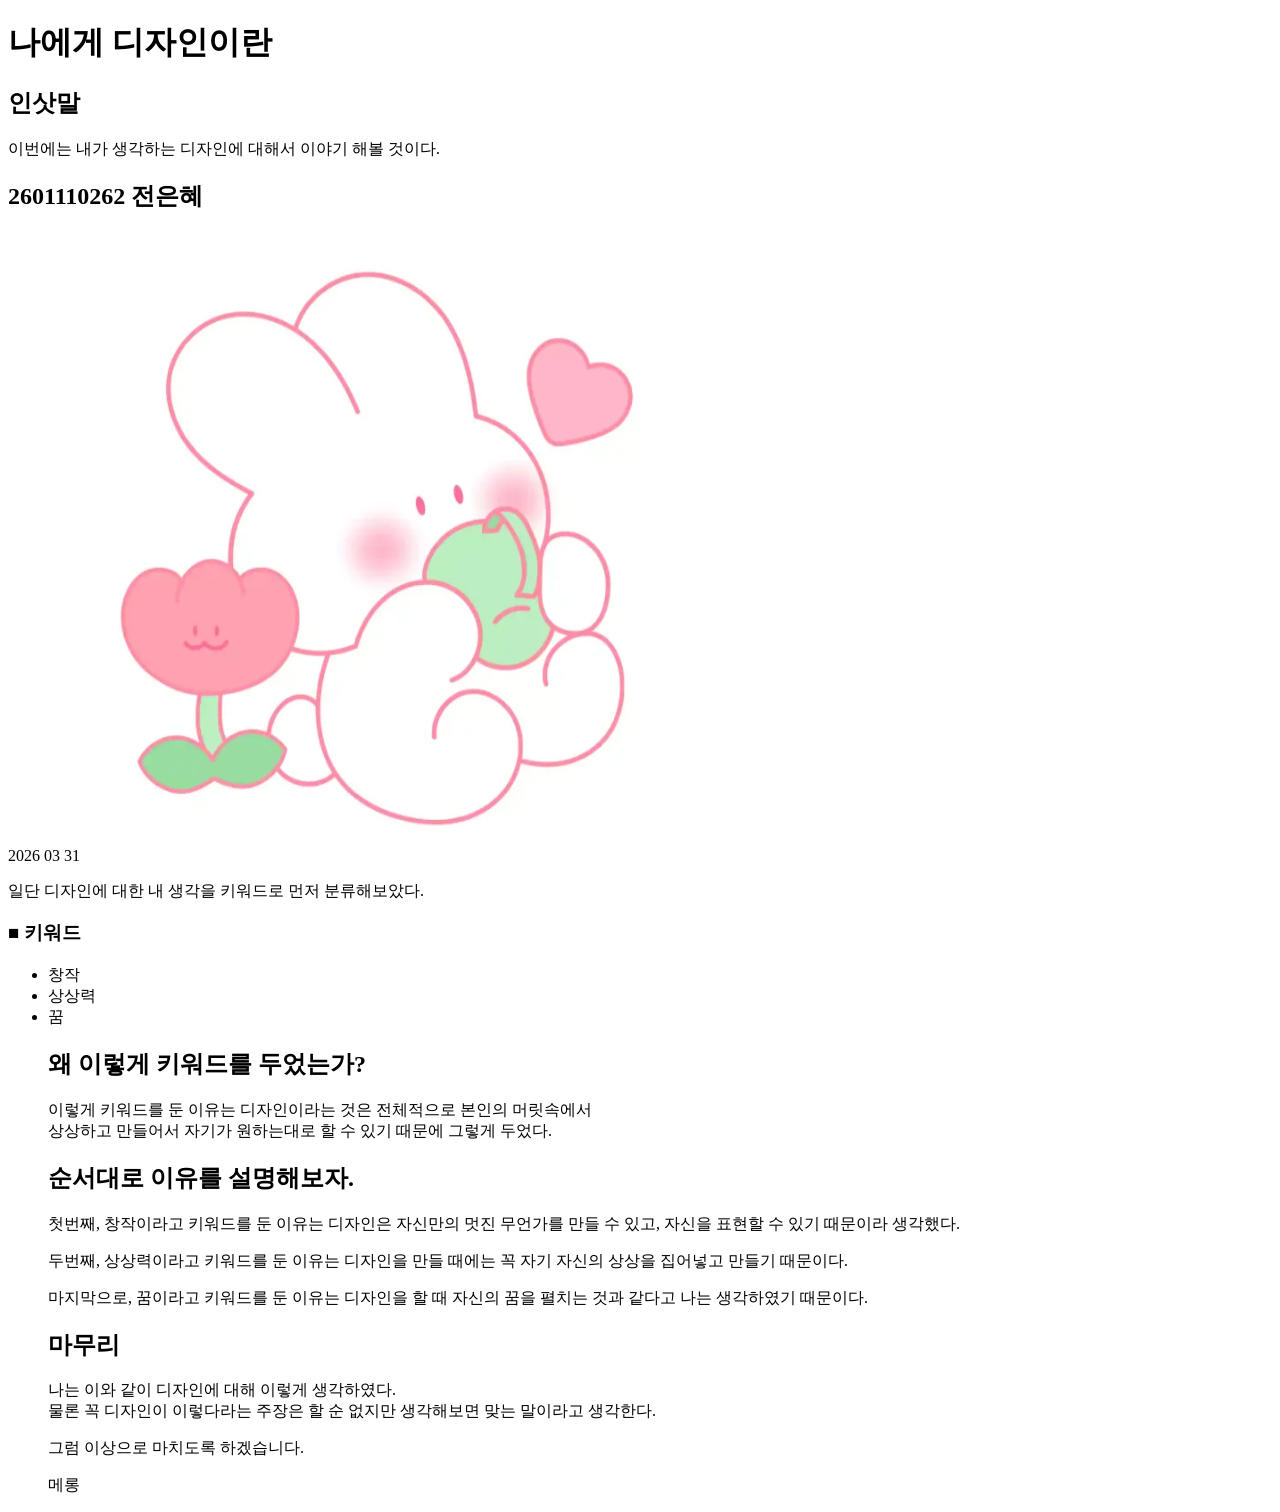
<file: index.html>
<!DOCTYPE html>
<html lang="ko">
<head>
<meta charset="UTF-8">
<title>디자인에 대한 나의 생각</title>
</head>
<body>
    <h1>나에게 디자인이란</h1>
    <h2>
        인삿말
    </h2>
    <p>
        
        이번에는 내가 생각하는 디자인에 대해서 이야기 해볼 것이다.
    </p>
    <h2>2601110262 전은혜</h2>

    2026 03 31
    <img src="images/토끼.png" alt="2026 03 31">
    <p>일단 디자인에 대한 내 생각을 키워드로 먼저 분류해보았다.</p>

   <H3>■ 키워드</H3> 
   <ul>
       <li> 

     창작
       </li>
       <li> 
    상상력

       </li>
       <li> 

         꿈
       </li>

    </ol>
    <h2>왜 이렇게 키워드를 두었는가?</h2>
    <p>이렇게 키워드를 둔 이유는 디자인이라는 것은 전체적으로 본인의 머릿속에서 <br>
상상하고 만들어서 자기가 원하는대로 할 수 있기 때문에 그렇게 두었다.</p>


    <h2>순서대로 이유를 설명해보자.</h2>

    <p>첫번째, 창작이라고 키워드를 둔 이유는 디자인은 자신만의 멋진 무언가를 만들 수 있고, 자신을 표현할 수 있기 때문이라 생각했다. <br>
    <p>두번째, 상상력이라고 키워드를 둔 이유는 디자인을 만들 때에는 꼭 자기 자신의 상상을 집어넣고 만들기 때문이다. <br>
    <p>마지막으로, 꿈이라고 키워드를 둔 이유는 디자인을 할 때 자신의 꿈을 펼치는 것과 같다고 나는 생각하였기 때문이다. <br>
    </p>

    
    <h2>마무리</h2>

    <p>나는 이와 같이 디자인에 대해 이렇게 생각하였다. <br>
    물론 꼭 디자인이 이렇다라는 주장은 할 순 없지만 생각해보면 맞는 말이라고 생각한다.</p>
    <p>그럼 이상으로 마치도록 하겠습니다.</p>
   

    <p>메롱</p>
</body>
</html>
</file>
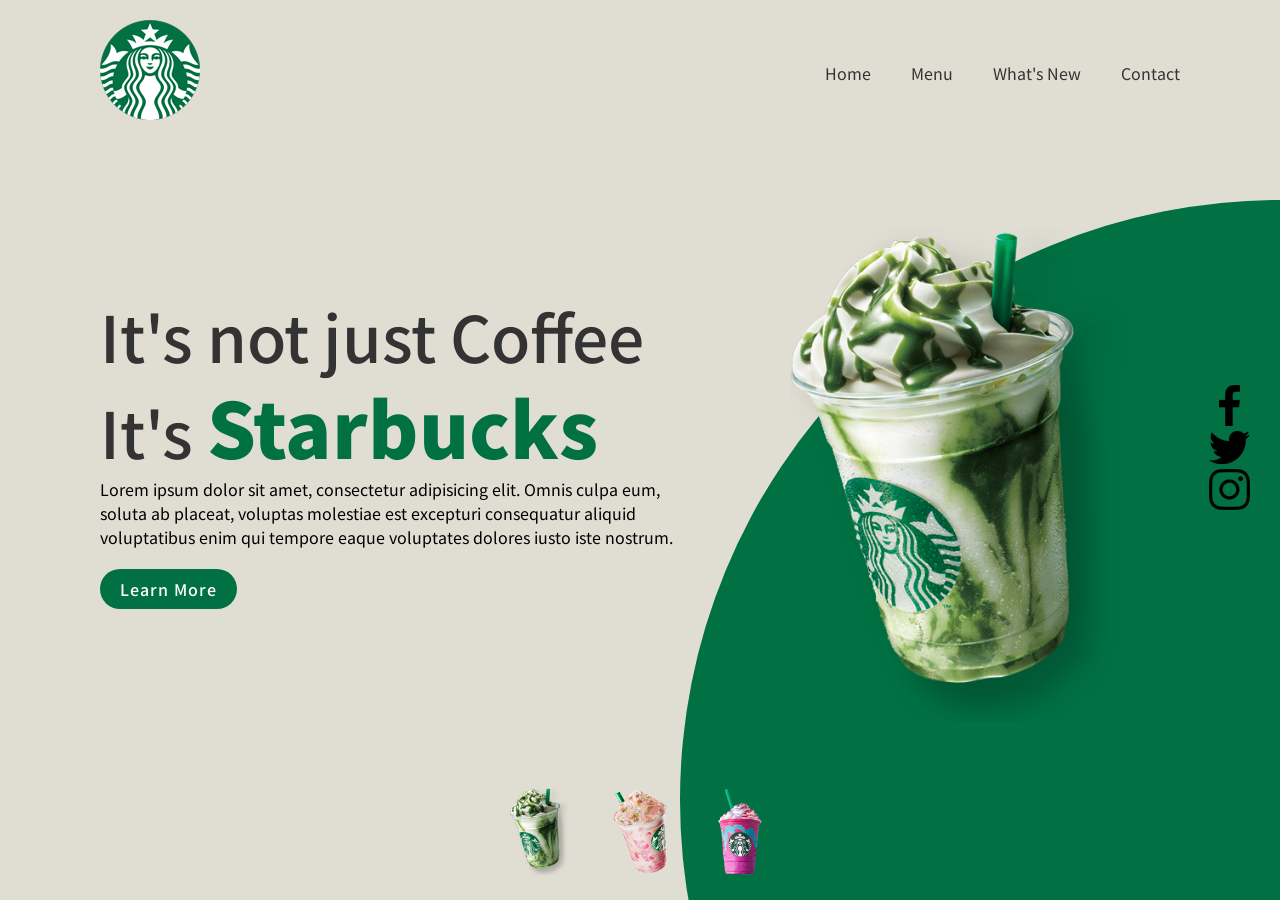
<file: t0428_starbucks/index.html>
<!DOCTYPE html>
<html lang="en">
<head>
    <meta charset="UTF-8">
    <meta name="viewport" content="width=device-width, initial-scale=1.0">
    <title>Document</title>
    <style>
        @import url('https://fonts.googleapis.com/css2?family=Noto+Sans+KR:wght@100..900&display=swap');

        * {
            margin: 0;
            padding: 0;
            box-sizing: border-box;
            font-family: "Noto Sans KR", sans-serif;
        }

        section {
            position: relative;
            width: 100%;
            margin: 0 auto;
            min-height: 100vh;
            background-color: rgb(224, 222, 211);
            padding: 100px;
            display: flex;
            justify-content: space-between;
            align-items: center;
            
        }

        header {
            position: absolute;
            top: 0;
            left: 0;
            width: 100%;
            padding: 20px 100px;
            display: flex;
            justify-content: space-between;
            align-items: center;
        }

        header .logo {
            position: relative;
            max-width: 80px;
        }

        header ul {
            position: relative;
            display: flex;
        }

        header ul li {
            list-style: none;
        }

        header ul li a {
            display: inline-block;
            color: #333;
            margin-left: 40px;
            text-decoration: none;
        }

        .content {
            position: relative;
            width: 100%;
            display: flex;
            justify-content: space-between;
            align-items: center;
        }

        .content .textBox {
            position: relative;
            max-width: 600px;
        }

        .content .textBox h2 {
            color: #333;
            font-size: 4em;
            line-height: 1.4em;
            font-weight: 500;
        }
        .content .textBox h2 span {
            color: #017143;
            font-size: 1.2em;
            font-weight: 900;
        }
        .content .textBox a {
            display: inline-block;
            margin-top: 20px;
            padding: 8px 20px;
            background: #017143;
            color: #fff;
            border-radius: 40px;
            font-weight: 500;
            letter-spacing: 1px;
            text-decoration: none;
        }

        .content .imgBox {
            width: 600px;
            
            display: flex;
            justify-content: flex-end;
            padding-right: 50px;
            margin-top: 50px;

        }

        .content .imgBox img {
            max-width: 340px;
        }

        .thumb {
            position: absolute;
            left: 50%;
            bottom: 20px;
            display: flex;
            transform: translateX(-50%);
        }
        .thumb li {
            list-style: none;
            margin: 0 20px;
            cursor: pointer;
            transition: .3s;
        }
        .thumb li:hover {
            transform: translateY(-15px);
        }

        .thumb li img {
            max-width: 60px;
        }

        .sci {
            position: absolute;
            top: 50%;
            right: 30px;
            transform: translateY(-50%);
            display: flex;
            flex-direction: column;
            align-items: center;
        }

        .sci li {
            list-style: none;
        }

        .circle {
            position: absolute;
            top: 0%;
            left: 0%;
            width: 100%;
            height: 100%;
            background-color: #017143;
            clip-path: circle(600px at right 800px);
        }



    </style>
</head>
<body>
    
    <section>
        <div class="circle"></div>
        <header>
            <a href="" class="logo"><img src="./imgs/logo.png" alt=""></a>
            <ul>
                <li><a href="">Home</a></li>
                <li><a href="">Menu</a></li>
                <li><a href="">What's New</a></li>
                <li><a href="">Contact</a></li>
            </ul>
        </header>
        <div class="content">
            <div class="textBox">
                <h2>It's not just Coffee<br>It's <span>Starbucks</span></h2>
                <p>Lorem ipsum dolor sit amet, consectetur adipisicing elit. Omnis culpa eum, soluta ab placeat, voluptas molestiae est excepturi consequatur aliquid voluptatibus enim qui tempore eaque voluptates dolores iusto iste nostrum.</p>
                <a href="">Learn More</a>
            </div>

            <div class="imgBox">
                <img src="./imgs/img1.png" alt="" class="starbucks">
            </div>
        </div>
        <ul class="thumb">
            <li><img src="./imgs/thumb1.png" alt="" onclick="imgSlider('./imgs/img1.png');changeCircleColor('#017143')"></li>
            <li><img src="./imgs/thumb2.png" alt="" onclick="imgSlider('./imgs/img2.png');changeCircleColor('#eb7495')"></li>
            <li><img src="./imgs/thumb3.png" alt="" onclick="imgSlider('./imgs/img3.png');changeCircleColor('#d752b1')"></li>
        </ul>
        <ul class="sci">
            <li><a href=""><img src="./imgs/facebook.png" alt=""></a></li>
            <li><a href=""><img src="./imgs/twitter.png" alt=""></a></li>
            <li><a href=""><img src="./imgs/instagram.png" alt=""></a></li>
        </ul>
    </section>

    <script>
        function imgSlider(anything) {
            document.querySelector('.starbucks').src = anything;
        }

        function changeCircleColor(color) {
            const circle = document.querySelector('.circle');
            circle.style.backgroundColor = color;
        }

    

    </script>
</body>
</html>
</file>
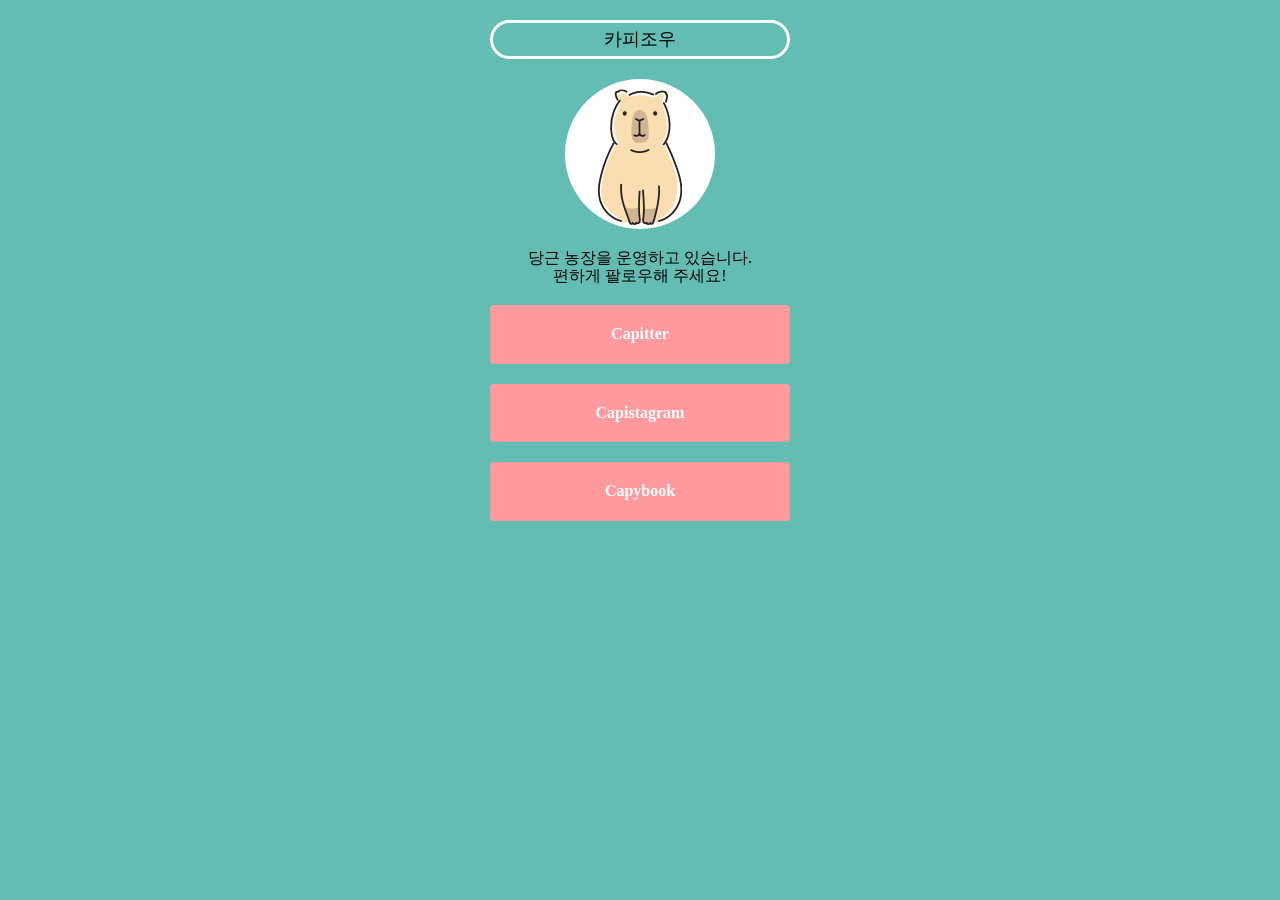
<file: test0407/index.html>
<!DOCTYPE html>
<html lang="ko">
  <head>
    <meta charset="UTF-8">
    
    <link rel="preconnect" href="https://fonts.googleapis.com">
    <link rel="preconnect" href="https://fonts.gstatic.com" crossorigin>
    <link href="https://fonts.googleapis.com/css2?family=Black+Han+Sans&family=Noto+Sans+KR:wght@100..900&display=swap" rel="stylesheet">
    <link rel="stylesheet" href="css/reset.css">
    <link rel="stylesheet" href="css/style.css">
    <title>카피조우 소개</title>
  </head>
  <body>
    <h1>카피조우</h1>
    <p>
      <img src="capyzou.png" alt="카피조우 증명사진">
    </p>
    <p>
      당근 농장을 운영하고 있습니다.<br>
      편하게 팔로우해 주세요!
    </p>
    <ul>
      <li><a href="#">Capitter</a></li>
      <li><a href="#">Capistagram</a></li>
      <li><a href="#">Capybook</a></li>
    </ul>
  </body>
</html>
</file>
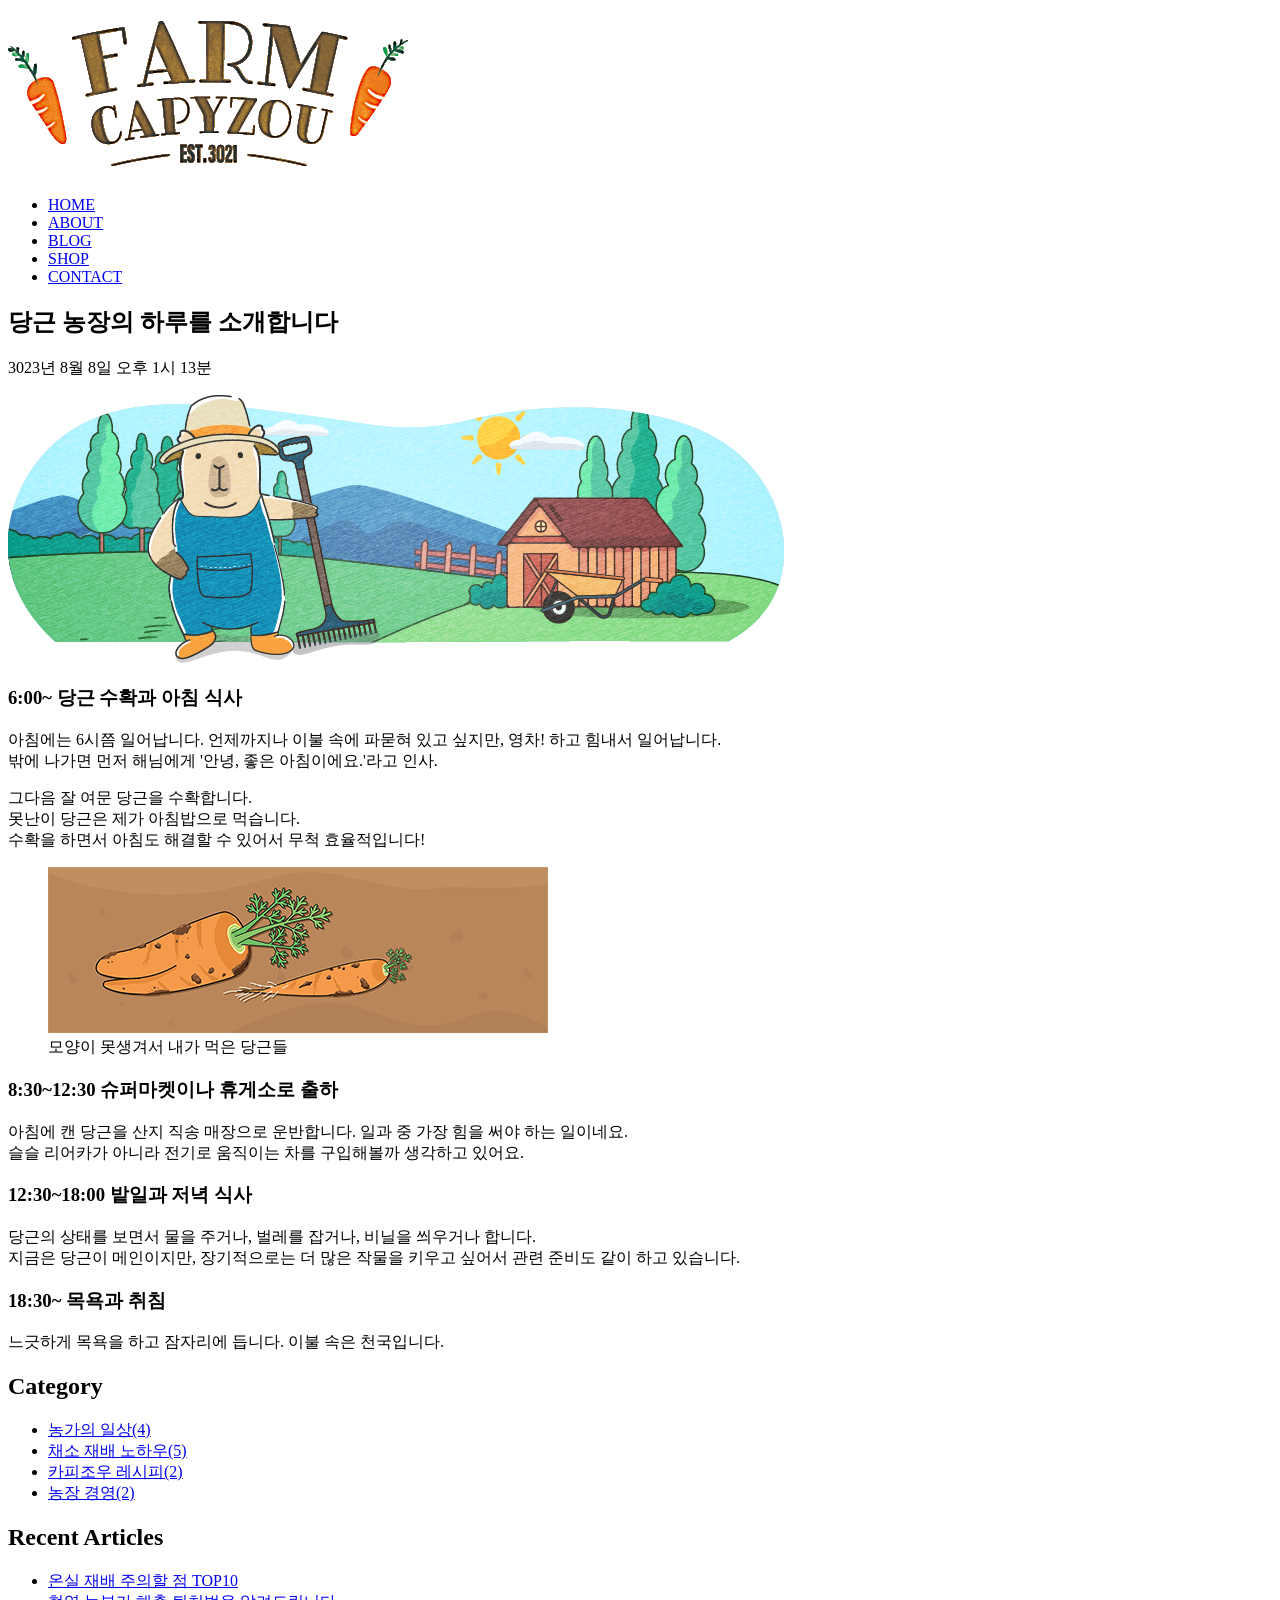
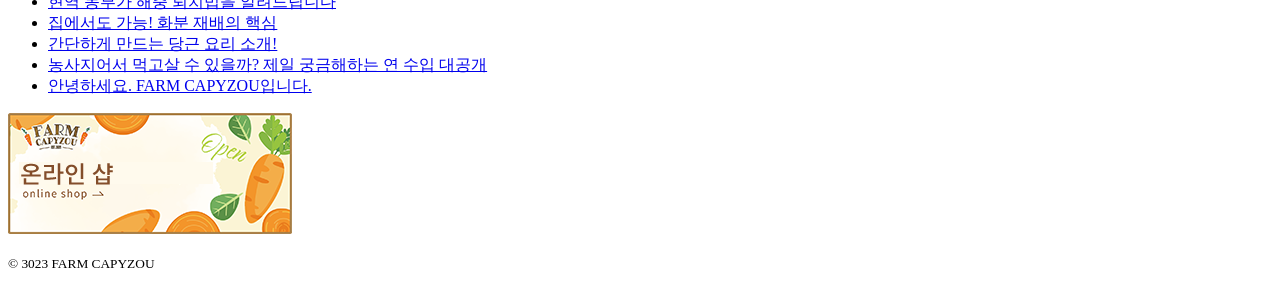
<file: 05장/완성/index.html>
<!DOCTYPE html>
<html lang="ko">
  <head>
    <meta charset="UTF-8">
    <title>FARM CAPYZOU</title>
  </head>
  <body>
    <header>
      <h1><img src="images/logo.png" alt="FARM CAPYZOU"></h1>
      <nav>
        <ul>
          <li><a href="#">HOME</a></li>
          <li><a href="#">ABOUT</a></li>
          <li><a href="#">BLOG</a></li>
          <li><a href="#">SHOP</a></li>
          <li><a href="#">CONTACT</a></li>
        </ul>
      </nav>
    </header>
    <main>
      <article>
        <h2>당근 농장의 하루를 소개합니다</h2>
        <p>
          <time datetime="3023-08-08T13:13">
            3023년 8월 8일 오후 1시 13분
          </time>
        </p>
        <p>
          <img src="images/eyecatch.png" alt="농원에 있는 카피조우 그림">
        </p>
        <section>
          <h3>6:00~ 당근 수확과 아침 식사</h3>
          <p>아침에는 6시쯤 일어납니다. 언제까지나 이불 속에 파묻혀 있고 싶지만, 영차! 하고 힘내서 일어납니다.<br>밖에 나가면 먼저 해님에게 '안녕, 좋은 아침이에요.'라고 인사.</p>
          <p>
            그다음 잘 여문 당근을 수확합니다.<br>
            못난이 당근은 제가 아침밥으로 먹습니다.<br>
            수확을 하면서 아침도 해결할 수 있어서 무척 효율적입니다!<br>
          </p>
          <figure>
            <img src="images/carrots.png" alt="못난이 당근 그림">
            <figcaption>모양이 못생겨서 내가 먹은 당근들</figcaption>
          </figure>
        </section>
        <section>
          <h3>8:30~12:30 슈퍼마켓이나 휴게소로 출하</h3>
          <p>아침에 캔 당근을 산지 직송 매장으로 운반합니다. 일과 중 가장 힘을 써야 하는 일이네요.<br>슬슬 리어카가 아니라 전기로 움직이는 차를 구입해볼까 생각하고 있어요.</p>
        </section>
        <section>
          <h3>12:30~18:00 밭일과 저녁 식사</h3>
          <p>당근의 상태를 보면서 물을 주거나, 벌레를 잡거나, 비닐을 씌우거나 합니다.<br>지금은 당근이 메인이지만, 장기적으로는 더 많은 작물을 키우고 싶어서 관련 준비도 같이 하고 있습니다.</p>
        </section>
        <section>
          <h3>18:30~ 목욕과 취침</h3>
          <p>느긋하게 목욕을 하고 잠자리에 듭니다. 이불 속은 천국입니다.</p>
        </section>
      </article>
    </main>
    <aside>
      <nav>
        <h2>Category</h2>
        <ul>
          <li><a href="#">농가의 일상(4)</a></li>
          <li><a href="#">채소 재배 노하우(5)</a></li>
          <li><a href="#">카피조우 레시피(2)</a></li>
          <li><a href="#">농장 경영(2)</a></li>
        </ul>
      </nav>
      <nav>
        <h2>Recent Articles</h2>
        <ul>
          <li><a href="#">온실 재배 주의할 점 TOP10</a></li>
          <li><a href="#">현역 농부가 해충 퇴치법을 알려드립니다</a></li>
          <li><a href="#">집에서도 가능! 화분 재배의 핵심</a></li>
          <li><a href="#">간단하게 만드는 당근 요리 소개!</a></li>
          <li><a href="#">농사지어서 먹고살 수 있을까? 제일 궁금해하는 연 수입 대공개</a></li>
          <li><a href="#">안녕하세요. FARM CAPYZOU입니다.</a></li>
        </ul>
      </nav>
      <p>
        <a href="#"><img src="images/side_banner.png" alt="온라인 샵 배너"></a>
      </p>
    </aside>
    <footer>
      <p><small>© 3023 FARM CAPYZOU</small></p>
    </footer>
  </body>
</html>
</file>
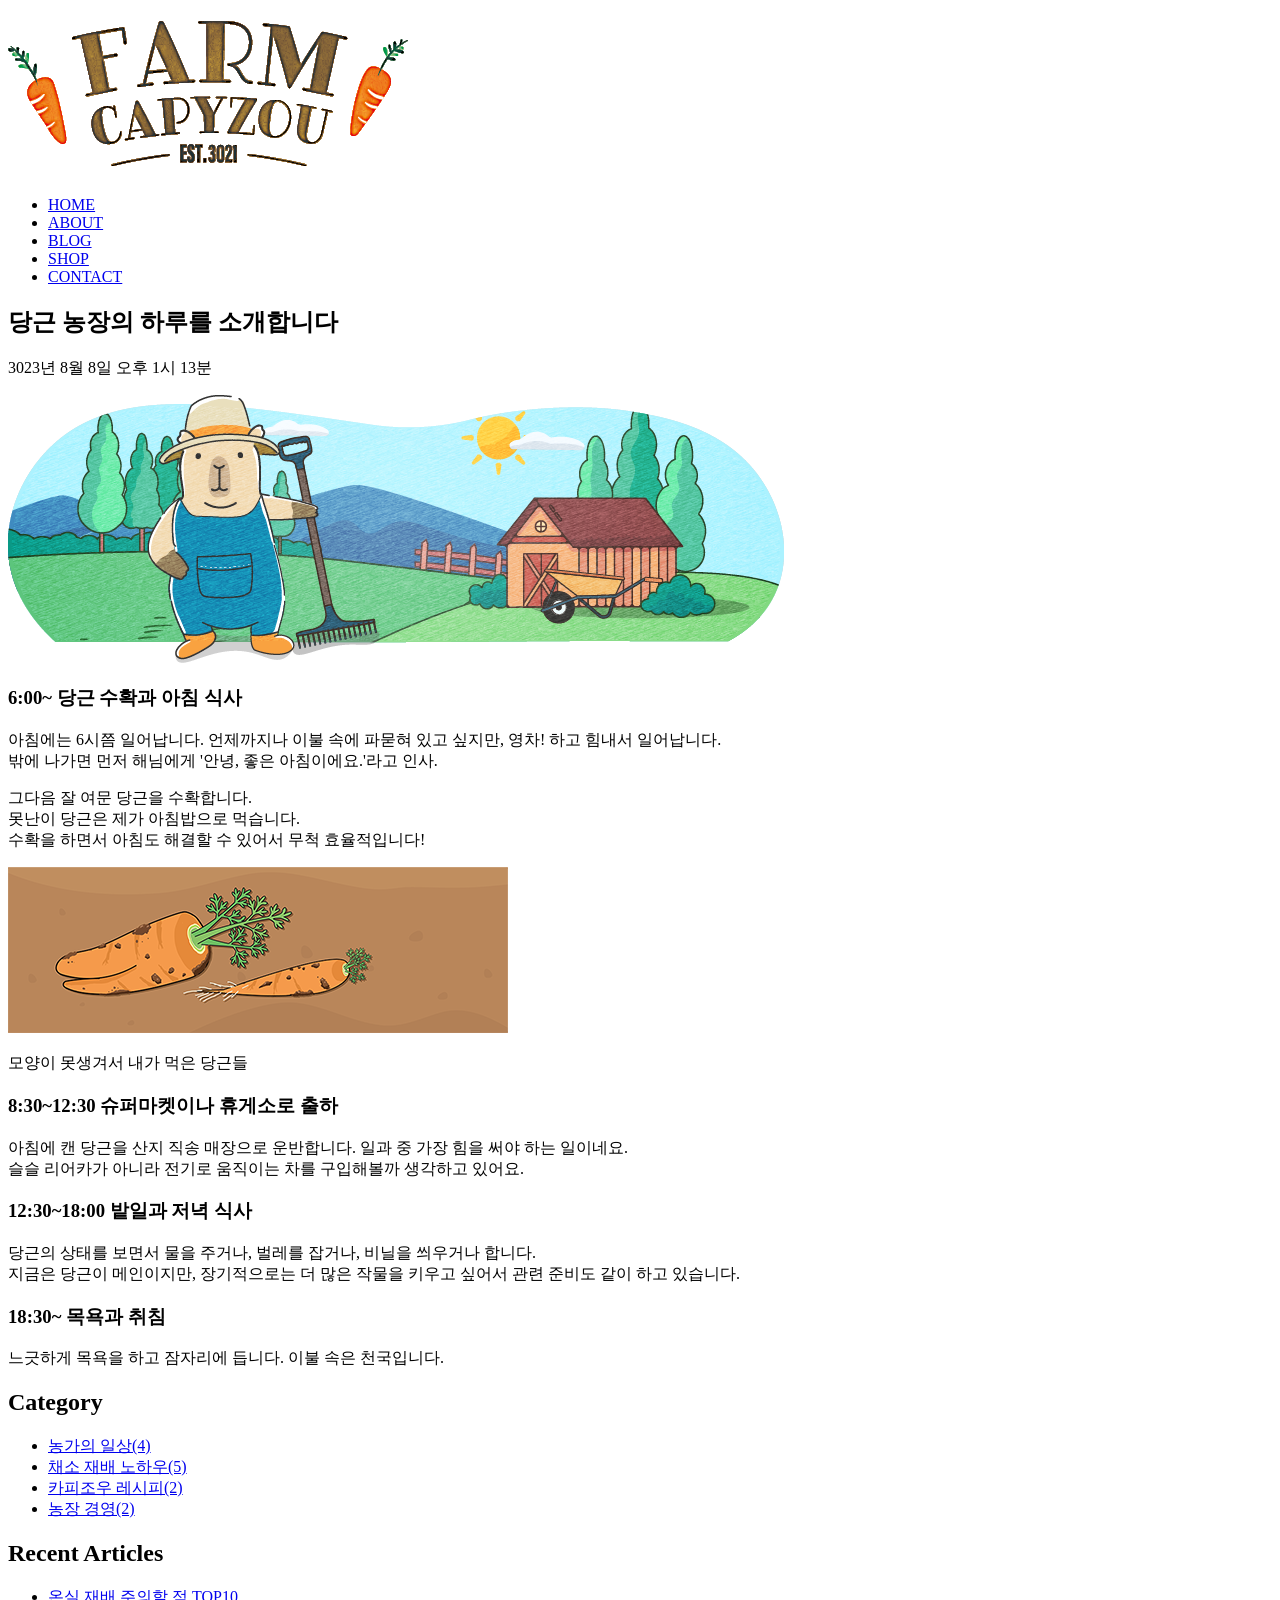
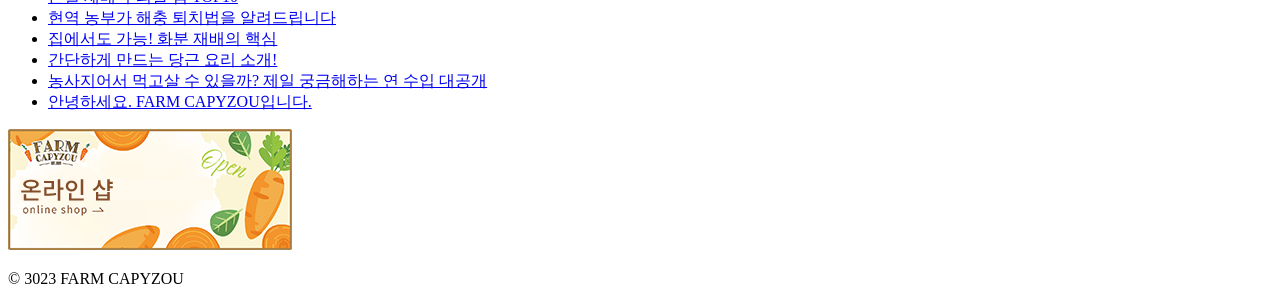
<file: 05장/작업/index.html>
<!DOCTYPE html>
<html lang="ko">
  <head>
    <meta charset="UTF-8">
    <title>FARM CAPYZOU</title>
  </head>
  <body>
    <h1><img src="images/logo.png" alt="FARM CAPYZOU"></h1>
    <ul>
      <li><a href="#">HOME</a></li>
      <li><a href="#">ABOUT</a></li>
      <li><a href="#">BLOG</a></li>
      <li><a href="#">SHOP</a></li>
      <li><a href="#">CONTACT</a></li>
    </ul>
    <h2>당근 농장의 하루를 소개합니다</h2>
    <p>3023년 8월 8일 오후 1시 13분</p>
    <p>
      <img src="images/eyecatch.png" alt="농원에 있는 카피조우 그림">
    </p>
    <h3>6:00~ 당근 수확과 아침 식사</h3>
    <p>아침에는 6시쯤 일어납니다. 언제까지나 이불 속에 파묻혀 있고 싶지만, 영차! 하고 힘내서 일어납니다.<br>밖에 나가면 먼저 해님에게 '안녕, 좋은 아침이에요.'라고 인사.</p>
    <p>
      그다음 잘 여문 당근을 수확합니다.<br>
      못난이 당근은 제가 아침밥으로 먹습니다.<br>
      수확을 하면서 아침도 해결할 수 있어서 무척 효율적입니다!<br>
    </p>
    <p>
      <img src="images/carrots.png" alt="못난이 당근 그림">
    </p>
    <p>모양이 못생겨서 내가 먹은 당근들</p>
    <h3>8:30~12:30 슈퍼마켓이나 휴게소로 출하</h3>
    <p>아침에 캔 당근을 산지 직송 매장으로 운반합니다. 일과 중 가장 힘을 써야 하는 일이네요.<br>슬슬 리어카가 아니라 전기로 움직이는 차를 구입해볼까 생각하고 있어요.</p>
    <h3>12:30~18:00 밭일과 저녁 식사</h3>
    <p>당근의 상태를 보면서 물을 주거나, 벌레를 잡거나, 비닐을 씌우거나 합니다.<br>지금은 당근이 메인이지만, 장기적으로는 더 많은 작물을 키우고 싶어서 관련 준비도 같이 하고 있습니다.</p>
    <h3>18:30~ 목욕과 취침</h3>
    <p>느긋하게 목욕을 하고 잠자리에 듭니다. 이불 속은 천국입니다.</p>
    <h2>Category</h2>
    <ul>
      <li><a href="#">농가의 일상(4)</a></li>
      <li><a href="#">채소 재배 노하우(5)</a></li>
      <li><a href="#">카피조우 레시피(2)</a></li>
      <li><a href="#">농장 경영(2)</a></li>
    </ul>
    <h2>Recent Articles</h2>
    <ul>
      <li><a href="#">온실 재배 주의할 점 TOP10</a></li>
      <li><a href="#">현역 농부가 해충 퇴치법을 알려드립니다</a></li>
      <li><a href="#">집에서도 가능! 화분 재배의 핵심</a></li>
      <li><a href="#">간단하게 만드는 당근 요리 소개!</a></li>
      <li><a href="#">농사지어서 먹고살 수 있을까? 제일 궁금해하는 연 수입 대공개</a></li>
      <li><a href="#">안녕하세요. FARM CAPYZOU입니다.</a></li>
    </ul>
    <p>
      <a href="#"><img src="images/side_banner.png" alt="온라인 샵 배너"></a>
    </p>
    <p>© 3023 FARM CAPYZOU</p>
  </body>
</html>
</file>
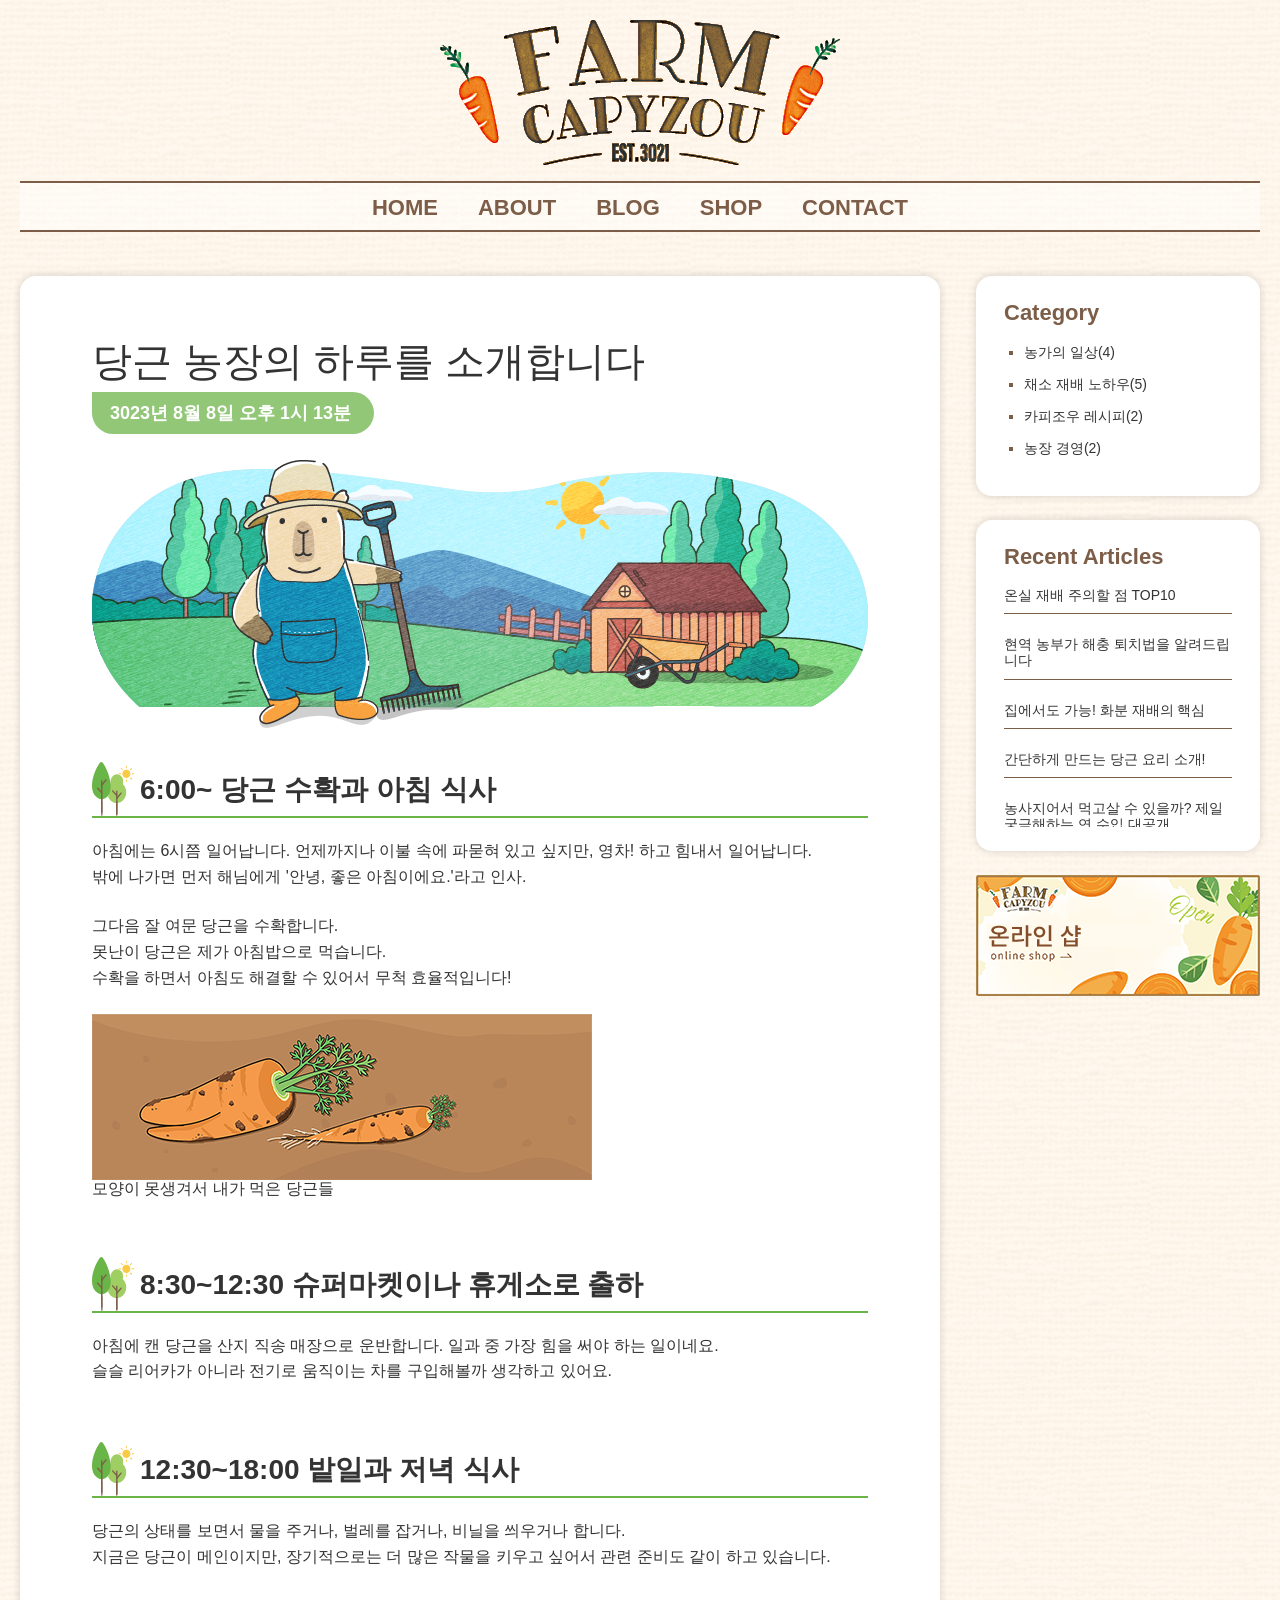
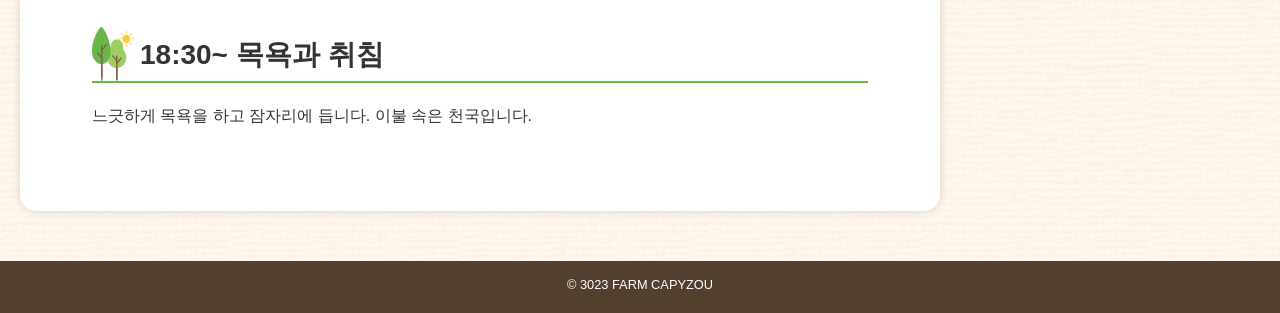
<file: 06장/완성/index.html>
<!DOCTYPE html>
<html lang="ko">
  <head>
    <meta charset="UTF-8">
    <link rel="stylesheet" href="css/reset.css">
    <link rel="stylesheet" href="css/style.css">
    <title>FARM CAPYZOU</title>
  </head>
  <body>
    <header>
      <h1><img src="images/logo.png" alt="FARM CAPYZOU"></h1>
      <nav>
        <ul>
          <li><a href="#">HOME</a></li>
          <li><a href="#">ABOUT</a></li>
          <li><a href="#">BLOG</a></li>
          <li><a href="#">SHOP</a></li>
          <li><a href="#">CONTACT</a></li>
        </ul>
      </nav>
    </header>
    <div>
      <main>
        <article>
          <h2>당근 농장의 하루를 소개합니다</h2>
          <p class="postdate">
            <time datetime="3023-08-08T13:13">
              3023년 8월 8일 오후 1시 13분
            </time>
          </p>
          <p class="eyecatch">
            <img src="images/eyecatch.png" alt="농원에 있는 카피조우 그림">
          </p>
          <section>
            <h3>6:00~ 당근 수확과 아침 식사</h3>
            <p>아침에는 6시쯤 일어납니다. 언제까지나 이불 속에 파묻혀 있고 싶지만, 영차! 하고 힘내서 일어납니다.<br>밖에 나가면 먼저 해님에게 '안녕, 좋은 아침이에요.'라고 인사.</p>
            <p>
              그다음 잘 여문 당근을 수확합니다.<br>
              못난이 당근은 제가 아침밥으로 먹습니다.<br>
              수확을 하면서 아침도 해결할 수 있어서 무척 효율적입니다!<br>
            </p>
            <figure>
              <img src="images/carrots.png" alt="못난이 당근 그림">
              <figcaption>모양이 못생겨서 내가 먹은 당근들</figcaption>
            </figure>
          </section>
          <section>
            <h3>8:30~12:30 슈퍼마켓이나 휴게소로 출하</h3>
            <p>아침에 캔 당근을 산지 직송 매장으로 운반합니다. 일과 중 가장 힘을 써야 하는 일이네요. <br>슬슬 리어카가 아니라 전기로 움직이는 차를 구입해볼까 생각하고 있어요.</p>
          </section>
          <section>
            <h3>12:30~18:00 밭일과 저녁 식사</h3>
            <p>당근의 상태를 보면서 물을 주거나, 벌레를 잡거나, 비닐을 씌우거나 합니다.<br>지금은 당근이 메인이지만, 장기적으로는 더 많은 작물을 키우고 싶어서 관련 준비도 같이 하고 있습니다.</p>
          </section>
          <section>
            <h3>18:30~ 목욕과 취침</h3>
            <p>느긋하게 목욕을 하고 잠자리에 듭니다. 이불 속은 천국입니다.</p>
          </section>
        </article>
      </main>
      <aside>
        <nav class="categoryNav">
          <h2>Category</h2>
          <ul>
            <li><a href="#">농가의 일상(4)</a></li>
            <li><a href="#">채소 재배 노하우(5)</a></li>
            <li><a href="#">카피조우 레시피(2)</a></li>
            <li><a href="#">농장 경영(2)</a></li>
          </ul>
        </nav>
        <nav class="recentNav">
          <h2>Recent Articles</h2>
          <ul>
            <li><a href="#">온실 재배 주의할 점 TOP10</a></li>
            <li><a href="#">현역 농부가 해충 퇴치법을 알려드립니다</a></li>
            <li><a href="#">집에서도 가능! 화분 재배의 핵심</a></li>
            <li><a href="#">간단하게 만드는 당근 요리 소개!</a></li>
            <li><a href="#">농사지어서 먹고살 수 있을까? 제일 궁금해하는 연 수입 대공개</a></li>
            <li><a href="#">안녕하세요. FARM CAPYZOU입니다.</a></li>
          </ul>
        </nav>
        <p>
          <a href="#"><img src="images/side_banner.png" alt="온라인 샵 배너"></a>
        </p>
      </aside>
    </div>
    <footer>
      <p><small>© 3023 FARM CAPYZOU</small></p>
    </footer>
  </body>
</html>
</file>
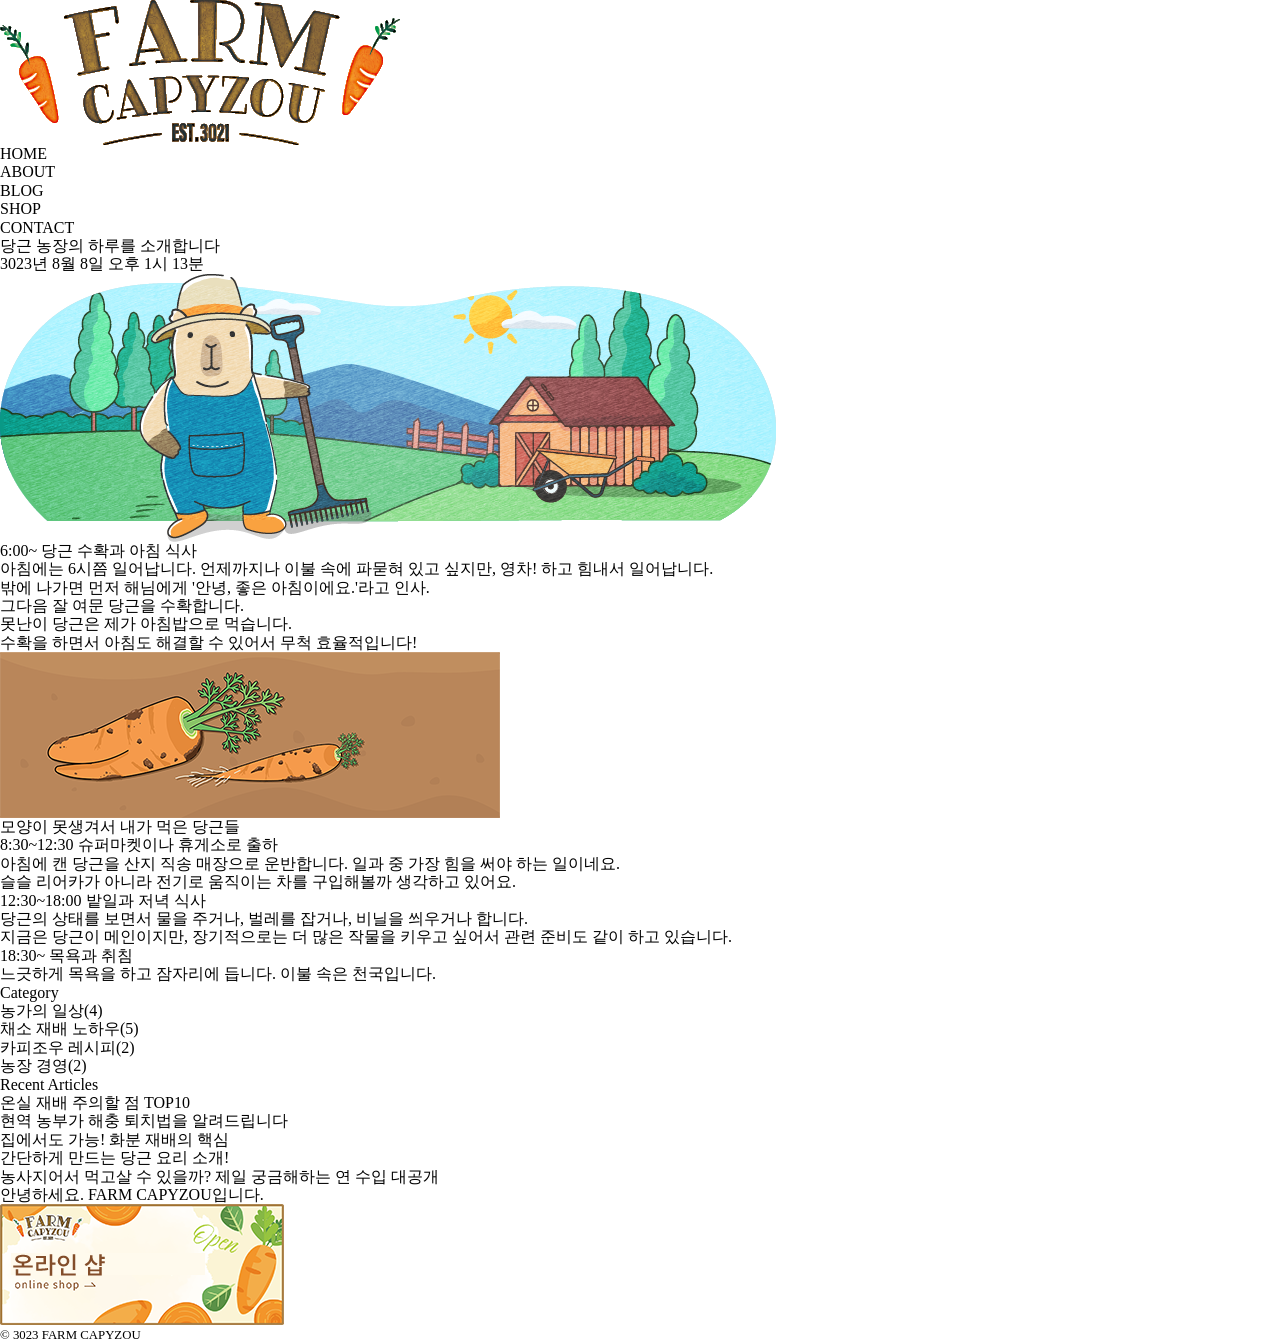
<file: 06장/작업/index.html>
<!DOCTYPE html>
<html lang="ko">
  <head>
    <meta charset="UTF-8">
    <link rel="stylesheet" href="css/reset.css">
    <link rel="stylesheet" href="css/style.css">
    <title>FARM CAPYZOU</title>
  </head>
  <body>
    <header>
      <h1><img src="images/logo.png" alt="FARM CAPYZOU"></h1>
      <nav>
        <ul>
          <li><a href="#">HOME</a></li>
          <li><a href="#">ABOUT</a></li>
          <li><a href="#">BLOG</a></li>
          <li><a href="#">SHOP</a></li>
          <li><a href="#">CONTACT</a></li>
        </ul>
      </nav>
    </header>
    <main>
      <article>
        <h2>당근 농장의 하루를 소개합니다</h2>
        <p>
          <time datetime="3023-08-08T13:13">
            3023년 8월 8일 오후 1시 13분
          </time>
        </p>
        <p>
          <img src="images/eyecatch.png" alt="농원에 있는 카피조우 그림">
        </p>
        <section>
          <h3>6:00~ 당근 수확과 아침 식사</h3>
          <p>아침에는 6시쯤 일어납니다. 언제까지나 이불 속에 파묻혀 있고 싶지만, 영차! 하고 힘내서 일어납니다.<br>밖에 나가면 먼저 해님에게 '안녕, 좋은 아침이에요.'라고 인사.</p>
          <p>
            그다음 잘 여문 당근을 수확합니다.<br>
            못난이 당근은 제가 아침밥으로 먹습니다.<br>
            수확을 하면서 아침도 해결할 수 있어서 무척 효율적입니다!<br>
          </p>
          <figure>
            <img src="images/carrots.png" alt="못난이 당근 그림">
            <figcaption>모양이 못생겨서 내가 먹은 당근들</figcaption>
          </figure>
        </section>
        <section>
          <h3>8:30~12:30 슈퍼마켓이나 휴게소로 출하</h3>
          <p>아침에 캔 당근을 산지 직송 매장으로 운반합니다. 일과 중 가장 힘을 써야 하는 일이네요.<br>슬슬 리어카가 아니라 전기로 움직이는 차를 구입해볼까 생각하고 있어요.</p>
        </section>
        <section>
          <h3>12:30~18:00 밭일과 저녁 식사</h3>
          <p>당근의 상태를 보면서 물을 주거나, 벌레를 잡거나, 비닐을 씌우거나 합니다.<br>지금은 당근이 메인이지만, 장기적으로는 더 많은 작물을 키우고 싶어서 관련 준비도 같이 하고 있습니다.</p>
        </section>
        <section>
          <h3>18:30~ 목욕과 취침</h3>
          <p>느긋하게 목욕을 하고 잠자리에 듭니다. 이불 속은 천국입니다.</p>
        </section>
      </article>
    </main>
    <aside>
      <nav>
        <h2>Category</h2>
        <ul>
          <li><a href="#">농가의 일상(4)</a></li>
          <li><a href="#">채소 재배 노하우(5)</a></li>
          <li><a href="#">카피조우 레시피(2)</a></li>
          <li><a href="#">농장 경영(2)</a></li>
        </ul>
      </nav>
      <nav>
        <h2>Recent Articles</h2>
        <ul>
          <li><a href="#">온실 재배 주의할 점 TOP10</a></li>
          <li><a href="#">현역 농부가 해충 퇴치법을 알려드립니다</a></li>
          <li><a href="#">집에서도 가능! 화분 재배의 핵심</a></li>
          <li><a href="#">간단하게 만드는 당근 요리 소개!</a></li>
          <li><a href="#">농사지어서 먹고살 수 있을까? 제일 궁금해하는 연 수입 대공개</a></li>
          <li><a href="#">안녕하세요. FARM CAPYZOU입니다.</a></li>
        </ul>
      </nav>
      <p>
        <a href="#"><img src="images/side_banner.png" alt="온라인 샵 배너"></a>
      </p>
    </aside>
    <footer>
      <p><small>© 3023 FARM CAPYZOU</small></p>
    </footer>
  </body>
</html>
</file>
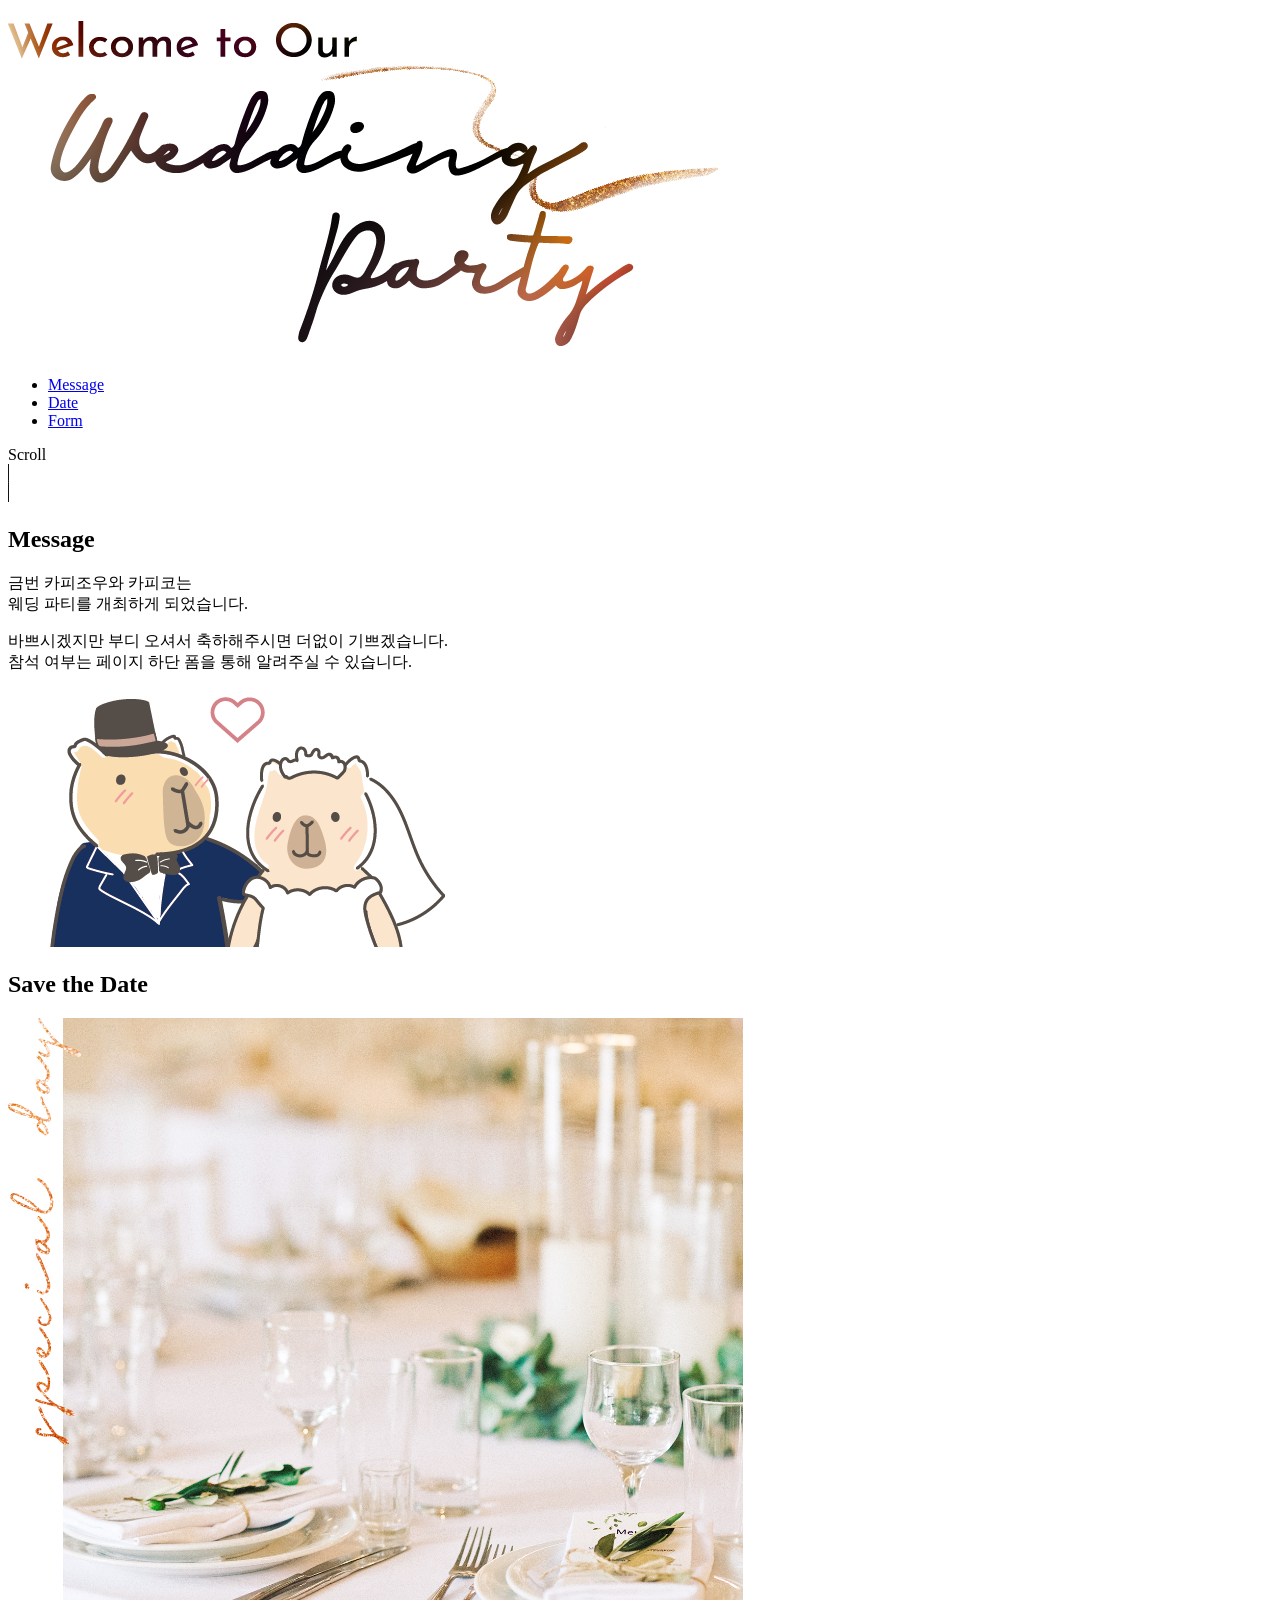
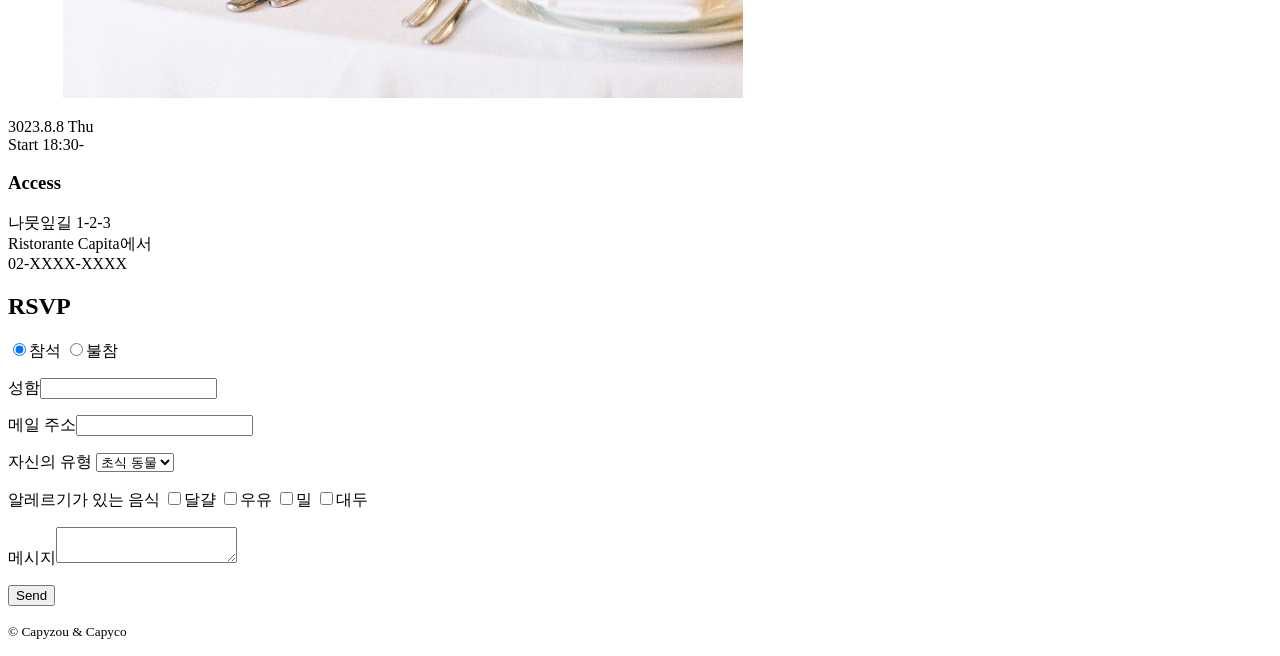
<file: 07장/완성/index.html>
<!DOCTYPE html>
<html lang="ko">
  <head>
    <meta charset="UTF-8">
    <title>Wedding Party Invitation</title>
  </head>
  <body>
    <header>
      <h1>
        <img src="images/hero_text.png" alt="Welcome to Our Wedding Party">
      </h1>
      <nav>
        <ul>
          <li><a href="#msgArea">Message</a></li>
          <li><a href="#dateArea">Date</a></li>
          <li><a href="#formArea">Form</a></li>
        </ul>
      </nav>
      <p>Scroll<br><img src="images/bar.png" alt=""></p>
    </header>
    <main>
      <section id="msgArea">
        <h2>Message</h2>
        <p>
          금번 카피조우와 카피코는<br>
          웨딩 파티를 개최하게 되었습니다.<br>
        </p>
        <p>
          바쁘시겠지만 부디 오셔서 축하해주시면 더없이 기쁘겠습니다.<br>
          참석 여부는 페이지 하단 폼을 통해 알려주실 수 있습니다.<br>
        </p>
        <p><img src="images/message_img.png" alt="카피조우와 카피코"></p>
      </section>
      <section id="dateArea">
        <h2>Save the Date</h2>
        <p><img src="images/date_img.jpg" alt=""></p>
        <p>
          3023.8.8 Thu<br>
          Start 18:30-
        </p>
        <section>
          <h3>Access</h3>
          <p>
            나뭇잎길 1-2-3<br>
            Ristorante Capita에서<br>
            02-XXXX-XXXX<br>
          </p>
        </section>
      </section>
      <section id="formArea">
        <h2>RSVP</h2>
        <form action="" method="">
          <p>
            <label><input type="radio" name="attend" value="참석" checked="checked">참석</label>
            <label><input type="radio" name="attend" value="불참">불참</label>
        </p>
          <p>성함<input type="text" name="user_name"></p>
          <p>메일 주소<input type="email" name="user_mail"></p>
          <p>
            자신의 유형
            <select name="user_type">
              <option value="초식 동물">초식 동물</option>
              <option value="육식 동물">육식 동물</option>
              <option value="인간">인간</option>
            </select>
          </p>
          <p>
            알레르기가 있는 음식
            <label><input type="checkbox" name="allergy" value="달걀">달걀</label>
            <label><input type="checkbox" name="allergy" value="우유">우유</label>
            <label><input type="checkbox" name="allergy" value="밀">밀</label>
            <label><input type="checkbox" name="allergy" value="대두">대두</label>
          </p>
          <p>메시지<textarea name="message"></textarea></p>
          <p><input type="submit" value="Send"></p>
        </form>
      </section>
    </main>
    <footer>
      <p><small>© Capyzou & Capyco</small></p>
    </footer>
  </body>
</html>
</file>
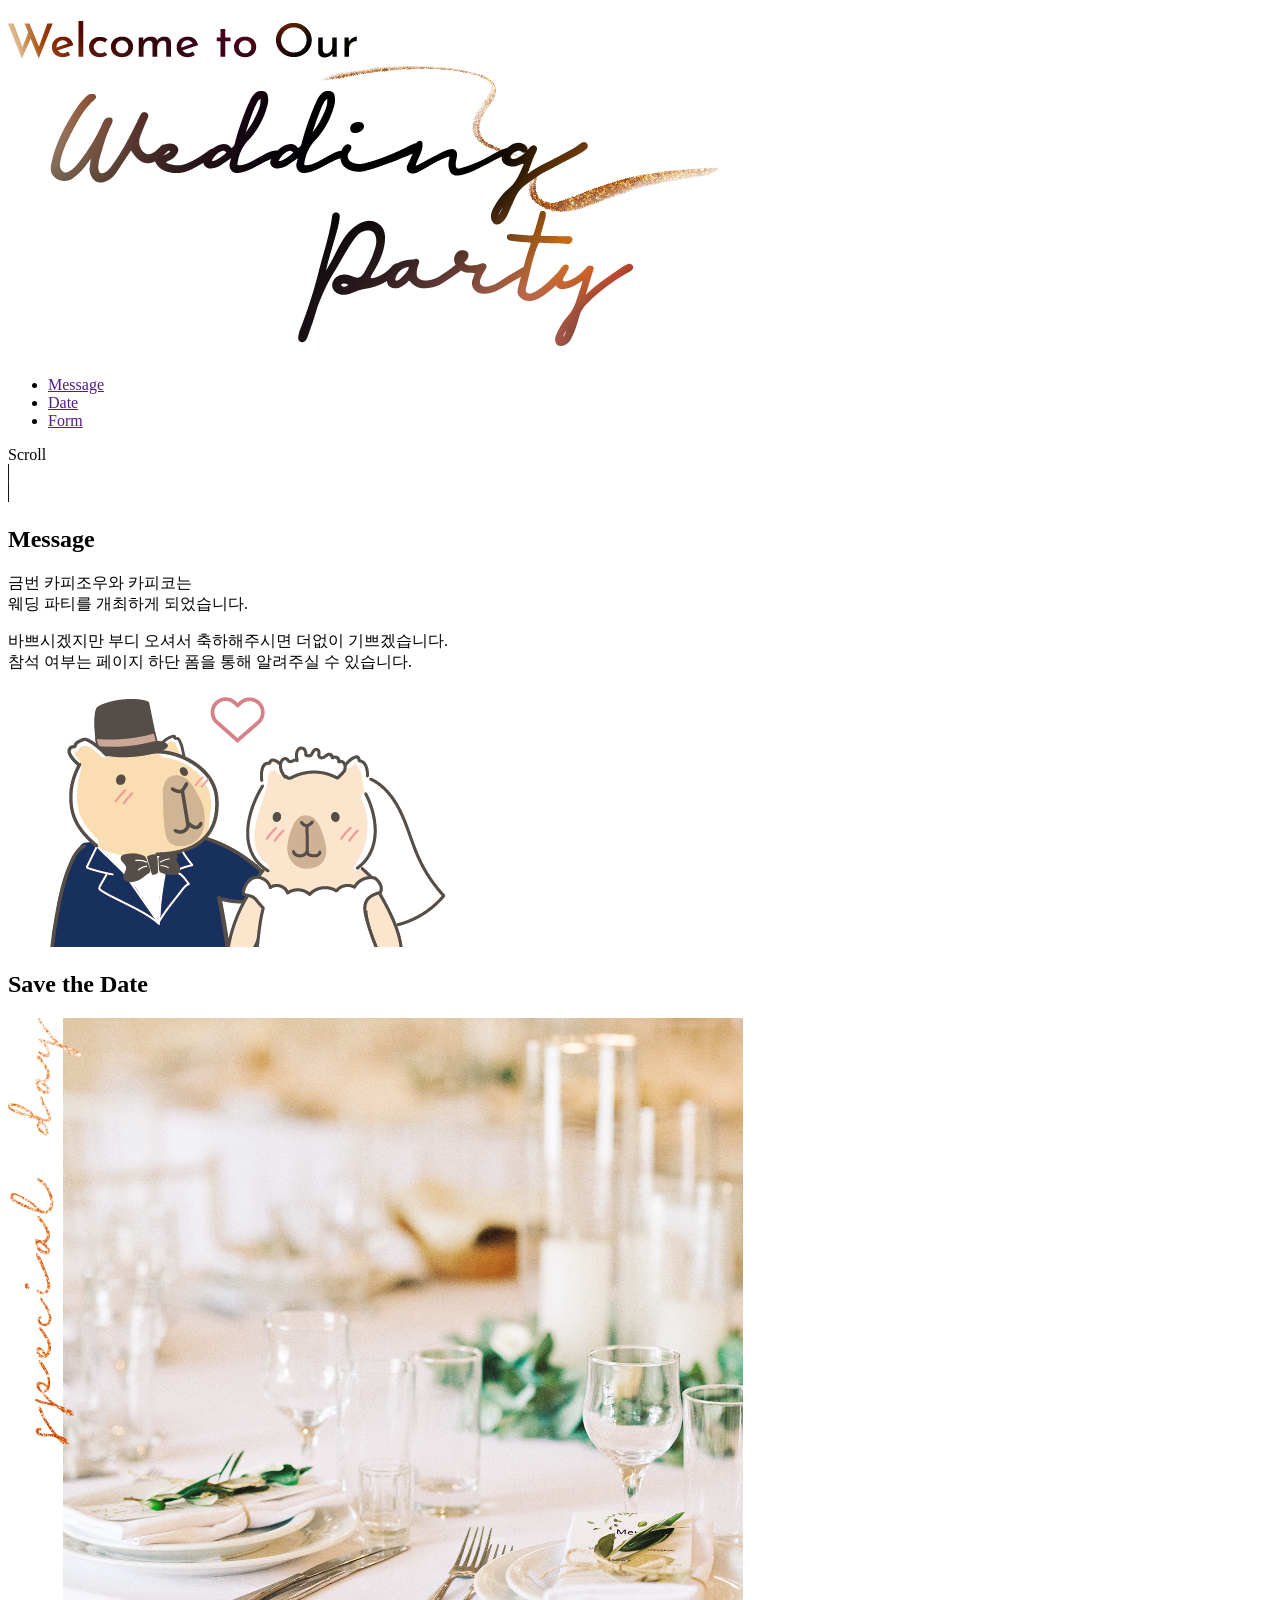
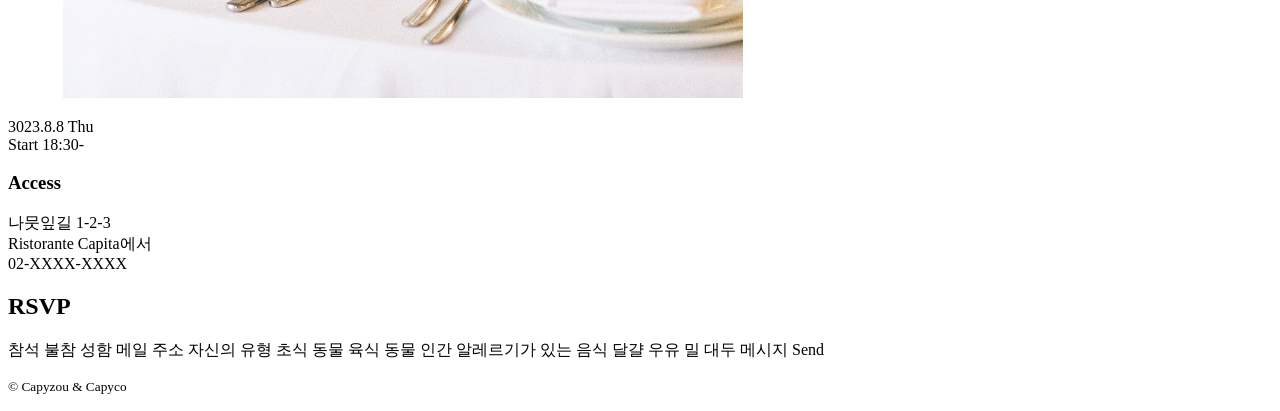
<file: 07장/작업/index.html>
<!DOCTYPE html>
<html lang="ko">
  <head>
    <meta charset="UTF-8">
    <title>Wedding Party Invitation</title>
  </head>
  <body>
    <header>
      <h1>
        <img src="images/hero_text.png" alt="Welcome to Our Wedding Party">
      </h1>
      <nav>
        <ul>
          <li><a href="">Message</a></li>
          <li><a href="">Date</a></li>
          <li><a href="">Form</a></li>
        </ul>
      </nav>
      <p>Scroll<br><img src="images/bar.png" alt=""></p>
    </header>
    <main>
      <section>
        <h2>Message</h2>
        <p>
          금번 카피조우와 카피코는<br>
          웨딩 파티를 개최하게 되었습니다.<br>
        </p>
        <p>
          바쁘시겠지만 부디 오셔서 축하해주시면 더없이 기쁘겠습니다.<br>
          참석 여부는 페이지 하단 폼을 통해 알려주실 수 있습니다.<br>
        </p>
        <p><img src="images/message_img.png" alt="카피조우와 카피코"></p>
      </section>
      <section>
        <h2>Save the Date</h2>
        <p><img src="images/date_img.jpg" alt=""></p>
        <p>
          3023.8.8 Thu<br>
          Start 18:30-
        </p>
        <section>
          <h3>Access</h3>
          <p>
            나뭇잎길 1-2-3<br>
            Ristorante Capita에서<br>
            02-XXXX-XXXX<br>
          </p>
        </section>
      </section>
      <section>
        <h2>RSVP</h2>
        참석 불참
        성함
        메일 주소
        자신의 유형 초식 동물 육식 동물 인간
        알레르기가 있는 음식 달걀 우유 밀 대두
        메시지
        Send
      </section>
    </main>
    <footer>
      <p><small>© Capyzou & Capyco</small></p>
    </footer>
  </body>
</html>
</file>
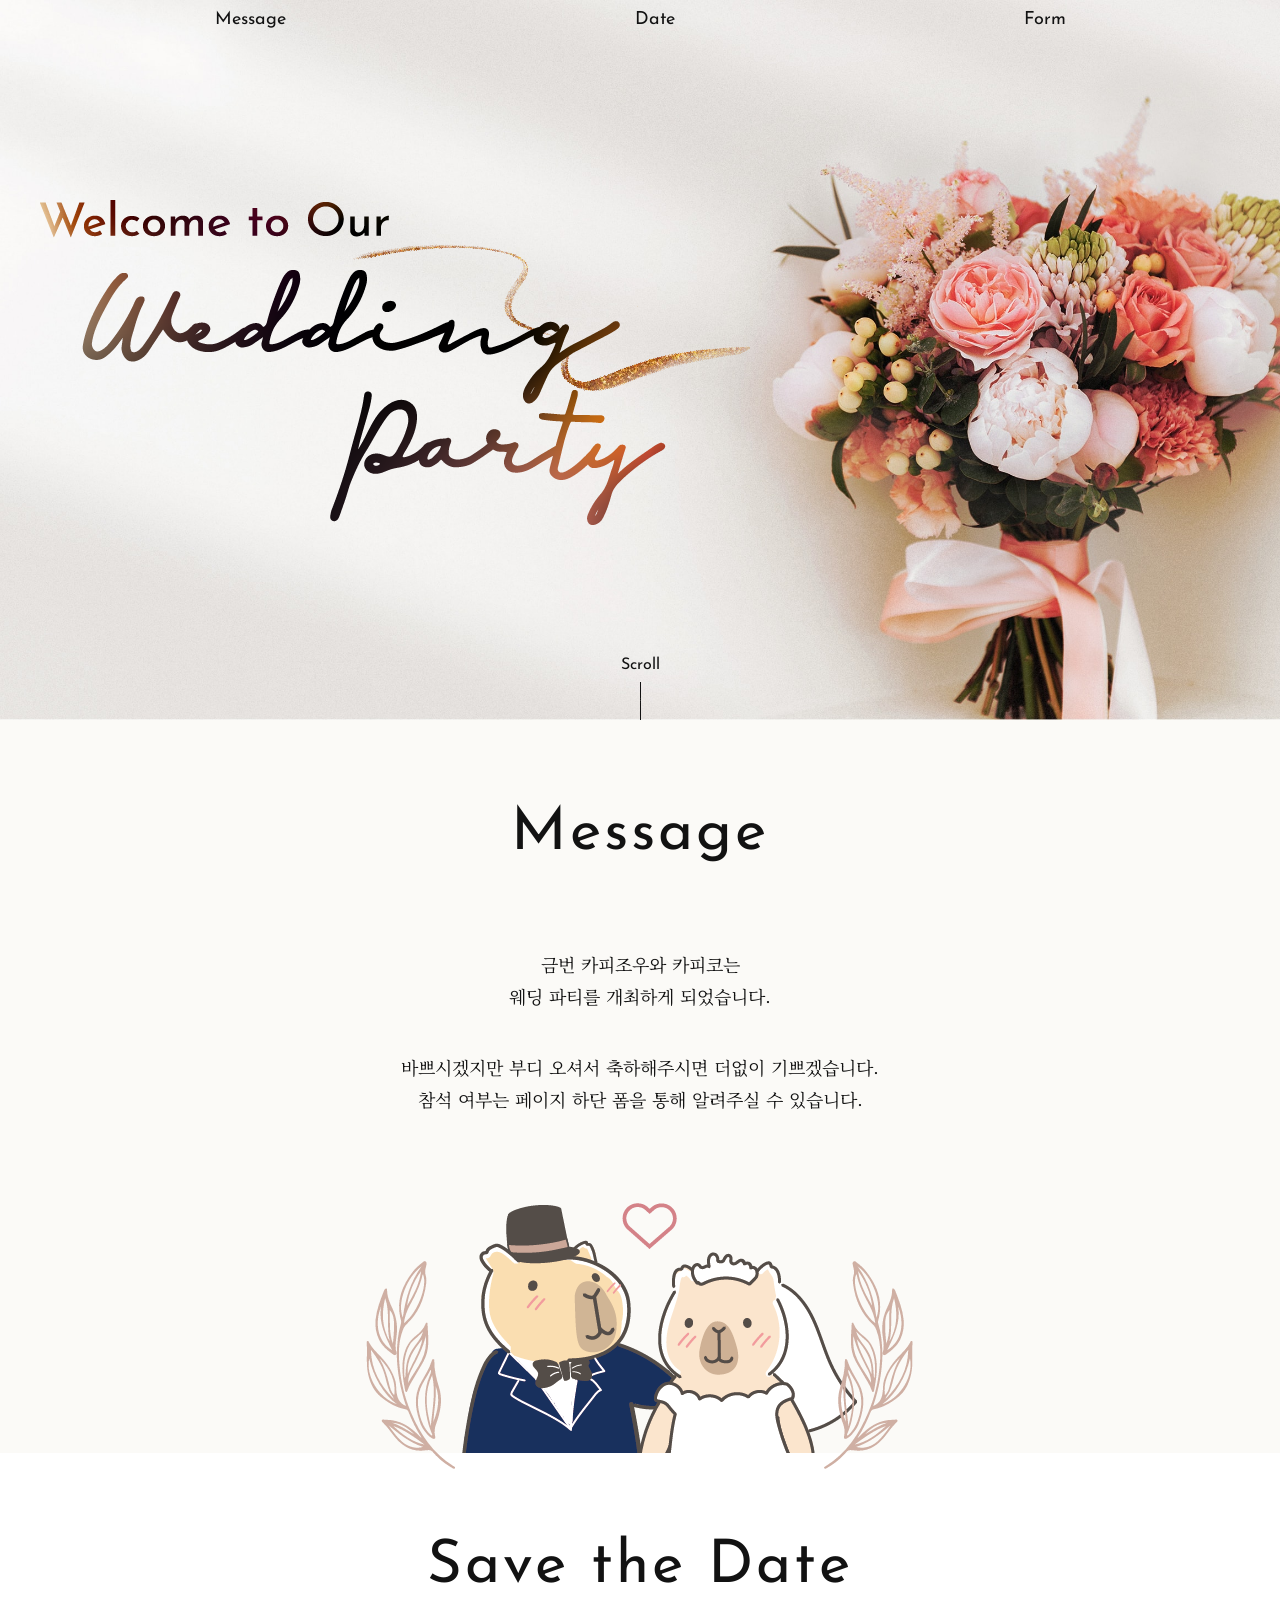
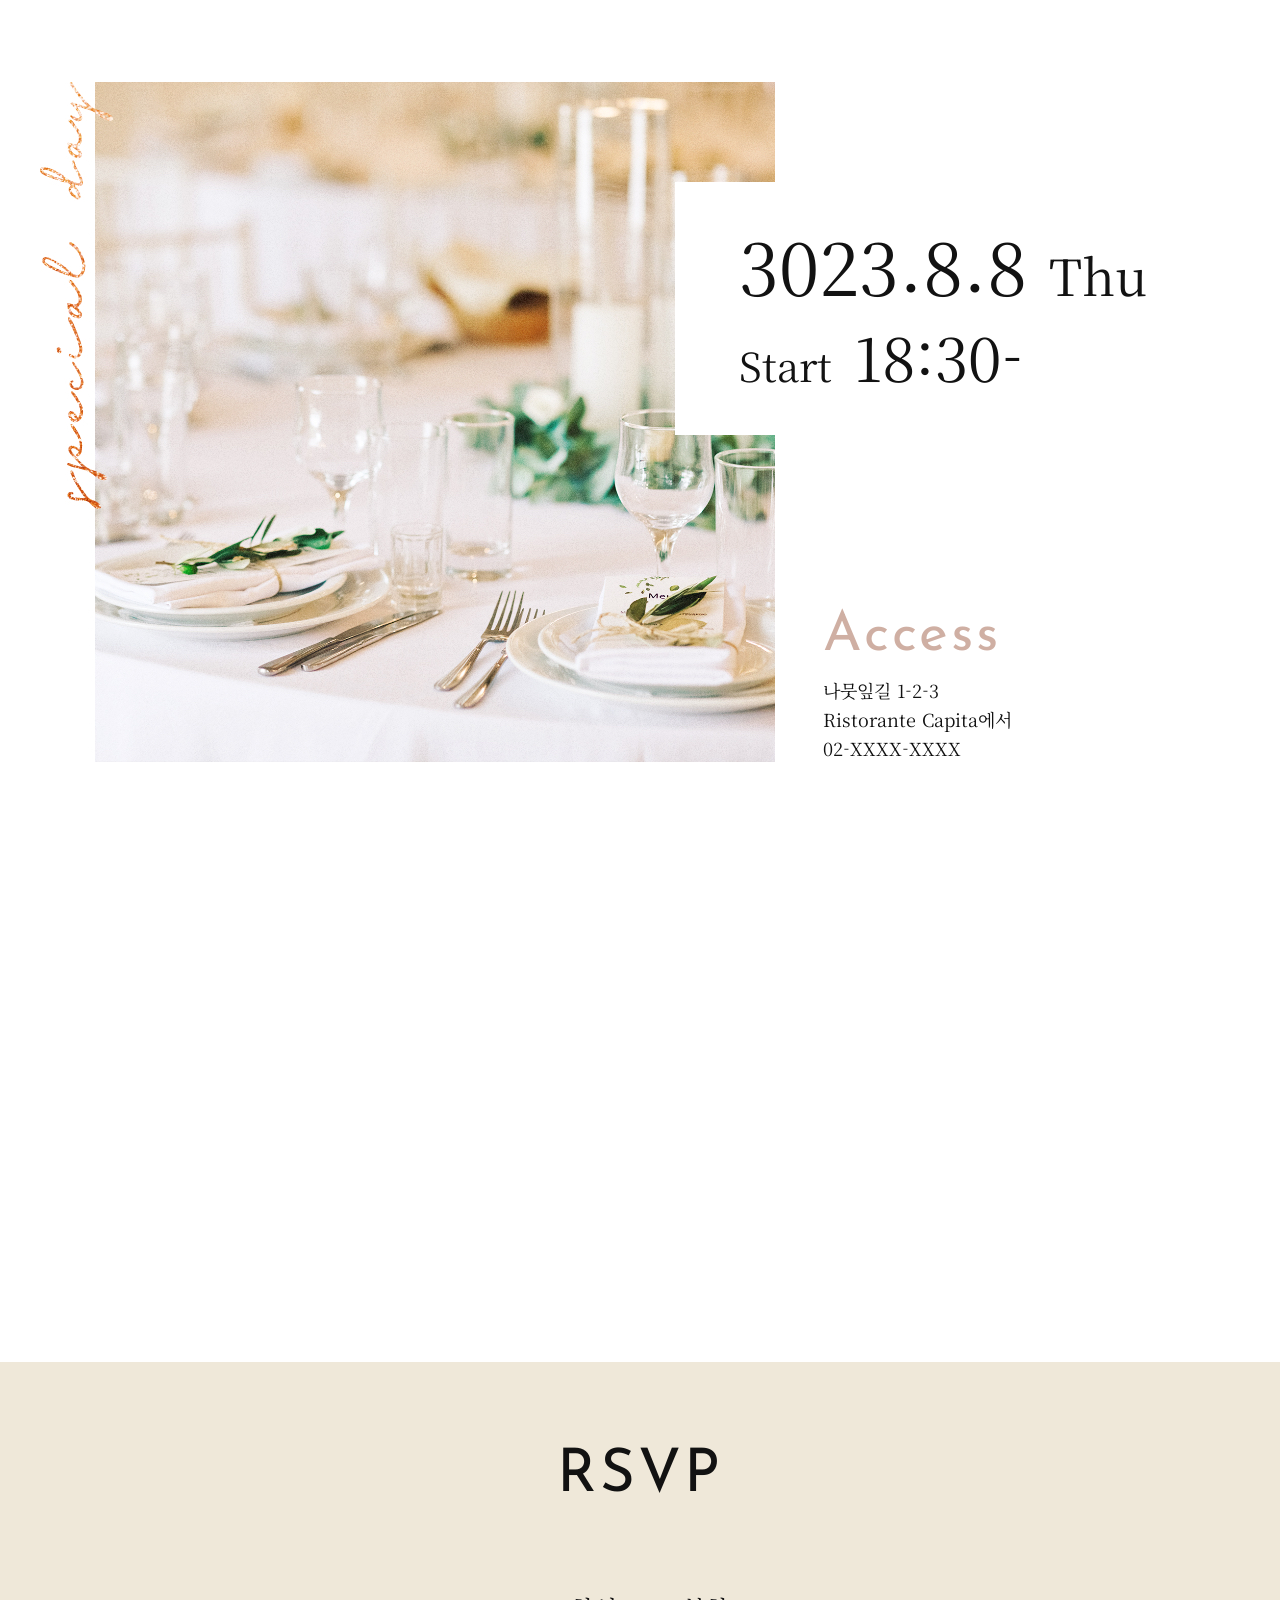
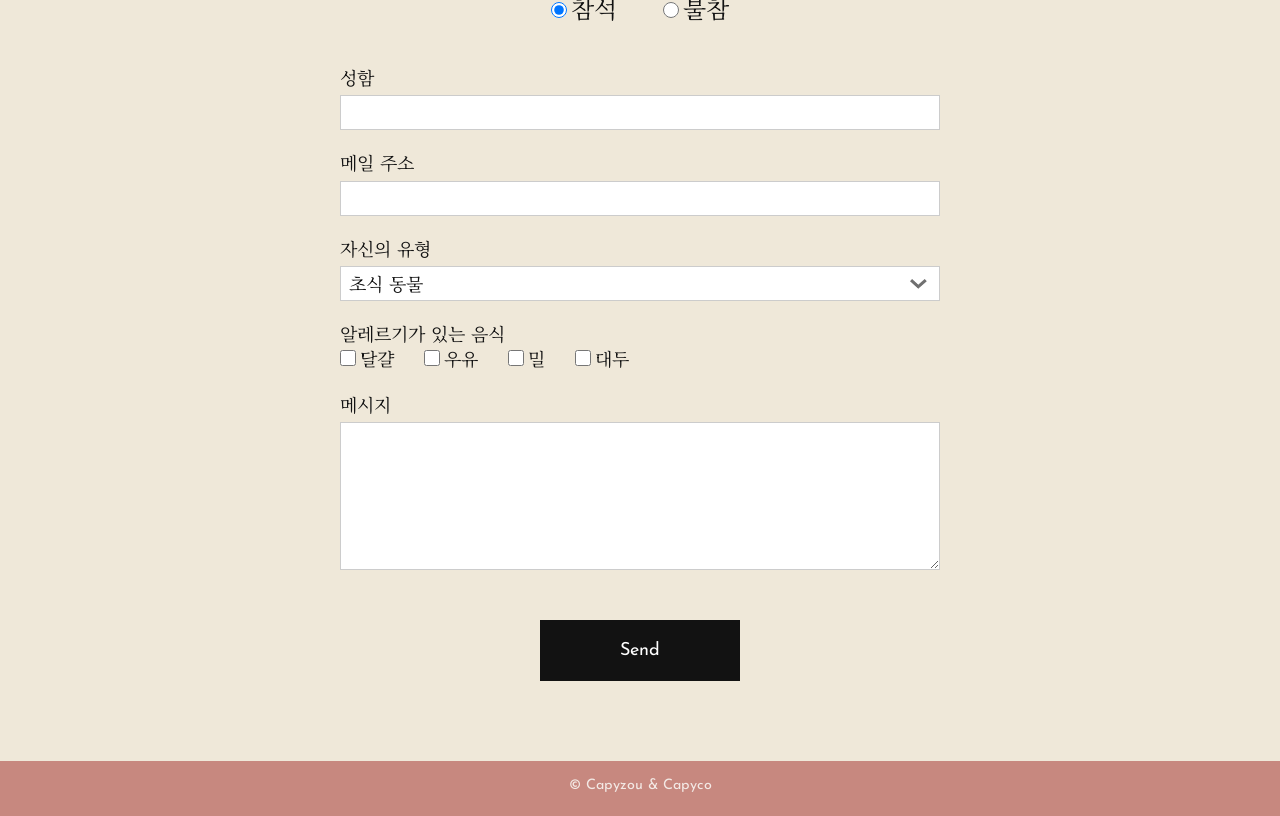
<file: 08장/완성/index.html>
<!DOCTYPE html>
<html lang="ko">
  <head>
    <meta charset="UTF-8">
    <link rel="stylesheet" href="css/reset.css">
    <link rel="preconnect" href="https://fonts.googleapis.com">
    <link rel="preconnect" href="https://fonts.gstatic.com" crossorigin>
    <link href="https://fonts.googleapis.com/css2?family=Josefin+Sans&family=Noto+Serif+KR&display=swap" rel="stylesheet">
    <link rel="stylesheet" href="css/style.css">
    <title>Wedding Party Invitation</title>
  </head>
  <body>
    <header>
      <div class="innerWrap">
        <h1>
          <img src="images/hero_text.png" alt="Welcome to Our Wedding Party">
        </h1>
        <nav>
          <ul class="ffJosefin">
            <li><a href="#msgArea">Message</a></li>
            <li><a href="#dateArea">Date</a></li>
            <li><a href="#formArea">Form</a></li>
          </ul>
        </nav>
        <p class="scroll ffJosefin">Scroll<br><img src="images/bar.png" alt=""></p>
      </div>
    </header>
    <main>
      <section class="msgSec" id="msgArea">
        <div class="innerWrap">
          <h2 class="ffJosefin">Message</h2>
          <p>
            금번 카피조우와 카피코는<br>
            웨딩 파티를 개최하게 되었습니다.<br>
          </p>
          <p>
            바쁘시겠지만 부디 오셔서 축하해주시면 더없이 기쁘겠습니다.<br>
            참석 여부는 페이지 하단 폼을 통해 알려주실 수 있습니다.<br>
          </p>
          <p class="illust"><img src="images/message_img.png" alt="카피조우와 카피코"></p>
        </div>
      </section>
      <section class="dateSec" id="dateArea">
        <div class="innerWrap">
          <h2 class="ffJosefin">Save the Date</h2>
          <div class="layoutWrap">
            <p><img src="images/date_img.jpg" alt=""></p>
            <div>
              <p class="dateDetailSec">
                3023.8.8 <span class="word1">Thu</span><br>
                <span class="word2">Start</span> <span class="word3">18:30-</span>
              </p>
              <section class="accessSec">
                <h3 class="ffJosefin">Access</h3>
                <p>
                  나뭇잎길 1-2-3<br>
                  Ristorante Capita에서<br>
                  02-XXXX-XXXX<br>
                </p>
              </section>
            </div>
          </div>
        </div>
      </section>
      <section class="formSec" id="formArea">
        <div class="innerWrap">
          <h2 class="ffJosefin">RSVP</h2>
          <form action="" method="">
            <p class="attendRadio">
              <label><input type="radio" name="attend" value="참석" checked="checked">참석</label>
              <label><input type="radio" name="attend" value="불참">불참</label>
            </p>
            <p>
              성함<input type="text" name="user_name">
            </p>
            <p>
              메일 주소<input type="email" name="user_mail">
            </p>
            <p>
              자신의 유형
              <select name="user_type">
                <option value="초식 동물">초식 동물</option>
                <option value="육식 동물">육식 동물</option>
                <option value="인간">인간</option>
              </select>
            </p>
            <p class="allergyCheck">
              알레르기가 있는 음식<br>
              <label><input type="checkbox" name="allergy" value="달걀">달걀</label>
              <label><input type="checkbox" name="allergy" value="우유">우유</label>
              <label><input type="checkbox" name="allergy" value="밀">밀</label>
              <label><input type="checkbox" name="allergy" value="대두">대두</label>
            </p>
            <p>
              메시지
              <textarea name="message"></textarea>
            </p>
            <p class="submitBtn">
              <input type="submit" value="Send" class="ffJosefin">
            </p>
          </form>
        </div>
      </section>
    </main>
    <footer class="ffJosefin">
      <p><small>© Capyzou & Capyco</small></p>
    </footer>
  </body>
</html>
</file>
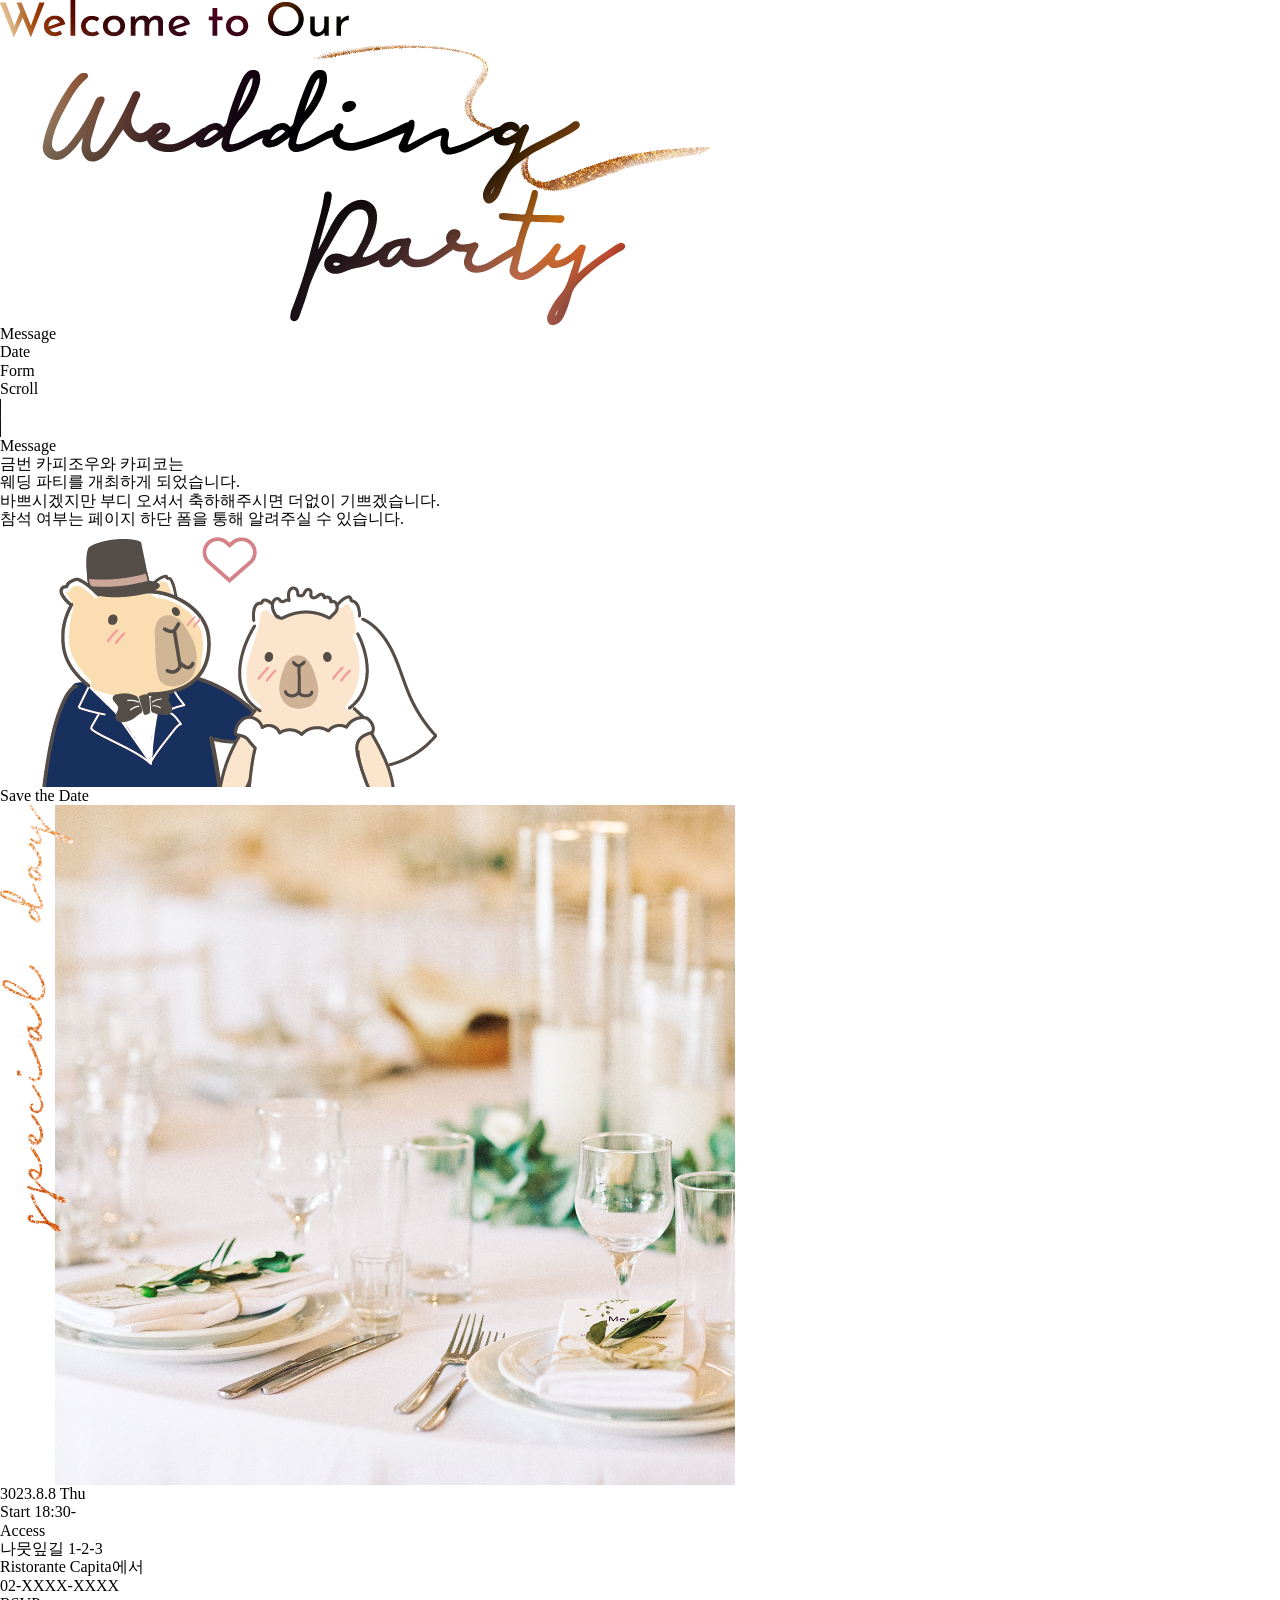
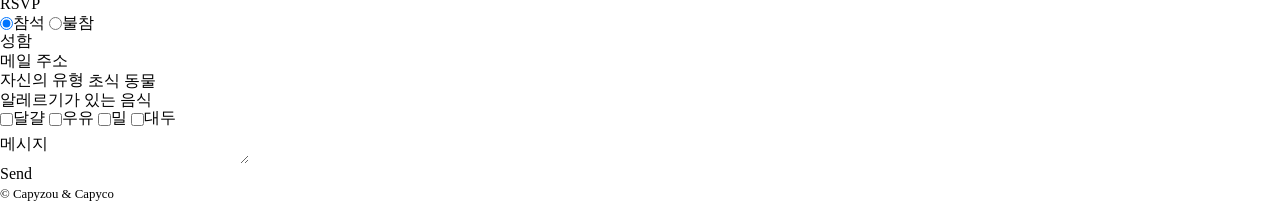
<file: 08장/작업/index.html>
<!DOCTYPE html>
<html lang="ko">
  <head>
    <meta charset="UTF-8">
    <link rel="stylesheet" href="css/reset.css">
    <link rel="preconnect" href="https://fonts.googleapis.com">
    <link rel="preconnect" href="https://fonts.gstatic.com" crossorigin>
    <link href="https://fonts.googleapis.com/css2?family=Josefin+Sans&family=Noto+Serif+KR&display=swap" rel="stylesheet">
    <link rel="stylesheet" href="css/style.css">
    <title>Wedding Party Invitation</title>
  </head>
  <body>
    <header>
      <h1>
        <img src="images/hero_text.png" alt="Welcome to Our Wedding Party">
      </h1>
      <nav>
        <ul class="ffJosefin">
          <li><a href="#msgArea">Message</a></li>
          <li><a href="#dateArea">Date</a></li>
          <li><a href="#formArea">Form</a></li>
        </ul>
      </nav>
      <p class="scroll ffJosefin">Scroll<br><img src="images/bar.png" alt=""></p>
    </header>
    <main>
      <section class="msgSec" id="msgArea">
        <h2 class="ffJosefin">Message</h2>
        <p>
          금번 카피조우와 카피코는<br>
          웨딩 파티를 개최하게 되었습니다.<br>
        </p>
        <p>
          바쁘시겠지만 부디 오셔서 축하해주시면 더없이 기쁘겠습니다.<br>
          참석 여부는 페이지 하단 폼을 통해 알려주실 수 있습니다.<br>
        </p>
        <p class="illust"><img src="images/message_img.png" alt="카피조우와 카피코"></p>
      </section>
      <section class="dateSec" id="dateArea">
        <h2 class="ffJosefin">Save the Date</h2>
        <p><img src="images/date_img.jpg" alt=""></p>
        <p class="dateDetailSec">
          3023.8.8 Thu<br>
          Start 18:30-
        </p>
        <section class="accessSec">
          <h3 class="ffJosefin">Access</h3>
          <p>
            나뭇잎길 1-2-3<br>
            Ristorante Capita에서<br>
            02-XXXX-XXXX<br>
          </p>
        </section>
      </section>
      <section class="formSec" id="formArea">
        <h2 class="ffJosefin">RSVP</h2>
        <form action="" method="">
          <p class="attendRadio">
            <label><input type="radio" name="attend" value="참석" checked="checked">참석</label>
            <label><input type="radio" name="attend" value="불참">불참</label>
          </p>
          <p>
            성함<input type="text" name="user_name">
          </p>
          <p>
            메일 주소<input type="email" name="user_mail">
          </p>
          <p>
            자신의 유형
            <select name="user_type">
              <option value="초식 동물">초식 동물</option>
              <option value="육식 동물">육식 동물</option>
              <option value="인간">인간</option>
            </select>
          </p>
          <p class="allergyCheck">
            알레르기가 있는 음식<br>
            <label><input type="checkbox" name="allergy" value="달걀">달걀</label>
            <label><input type="checkbox" name="allergy" value="우유">우유</label>
            <label><input type="checkbox" name="allergy" value="밀">밀</label>
            <label><input type="checkbox" name="allergy" value="대두">대두</label>
          </p>
          <p>
            메시지
            <textarea name="message"></textarea>
          </p>
          <p class="submitBtn">
            <input type="submit" value="Send" class="ffJosefin">
          </p>
        </form>
      </section>
    </main>
    <footer class="ffJosefin">
      <p><small>© Capyzou & Capyco</small></p>
    </footer>
  </body>
</html>
</file>
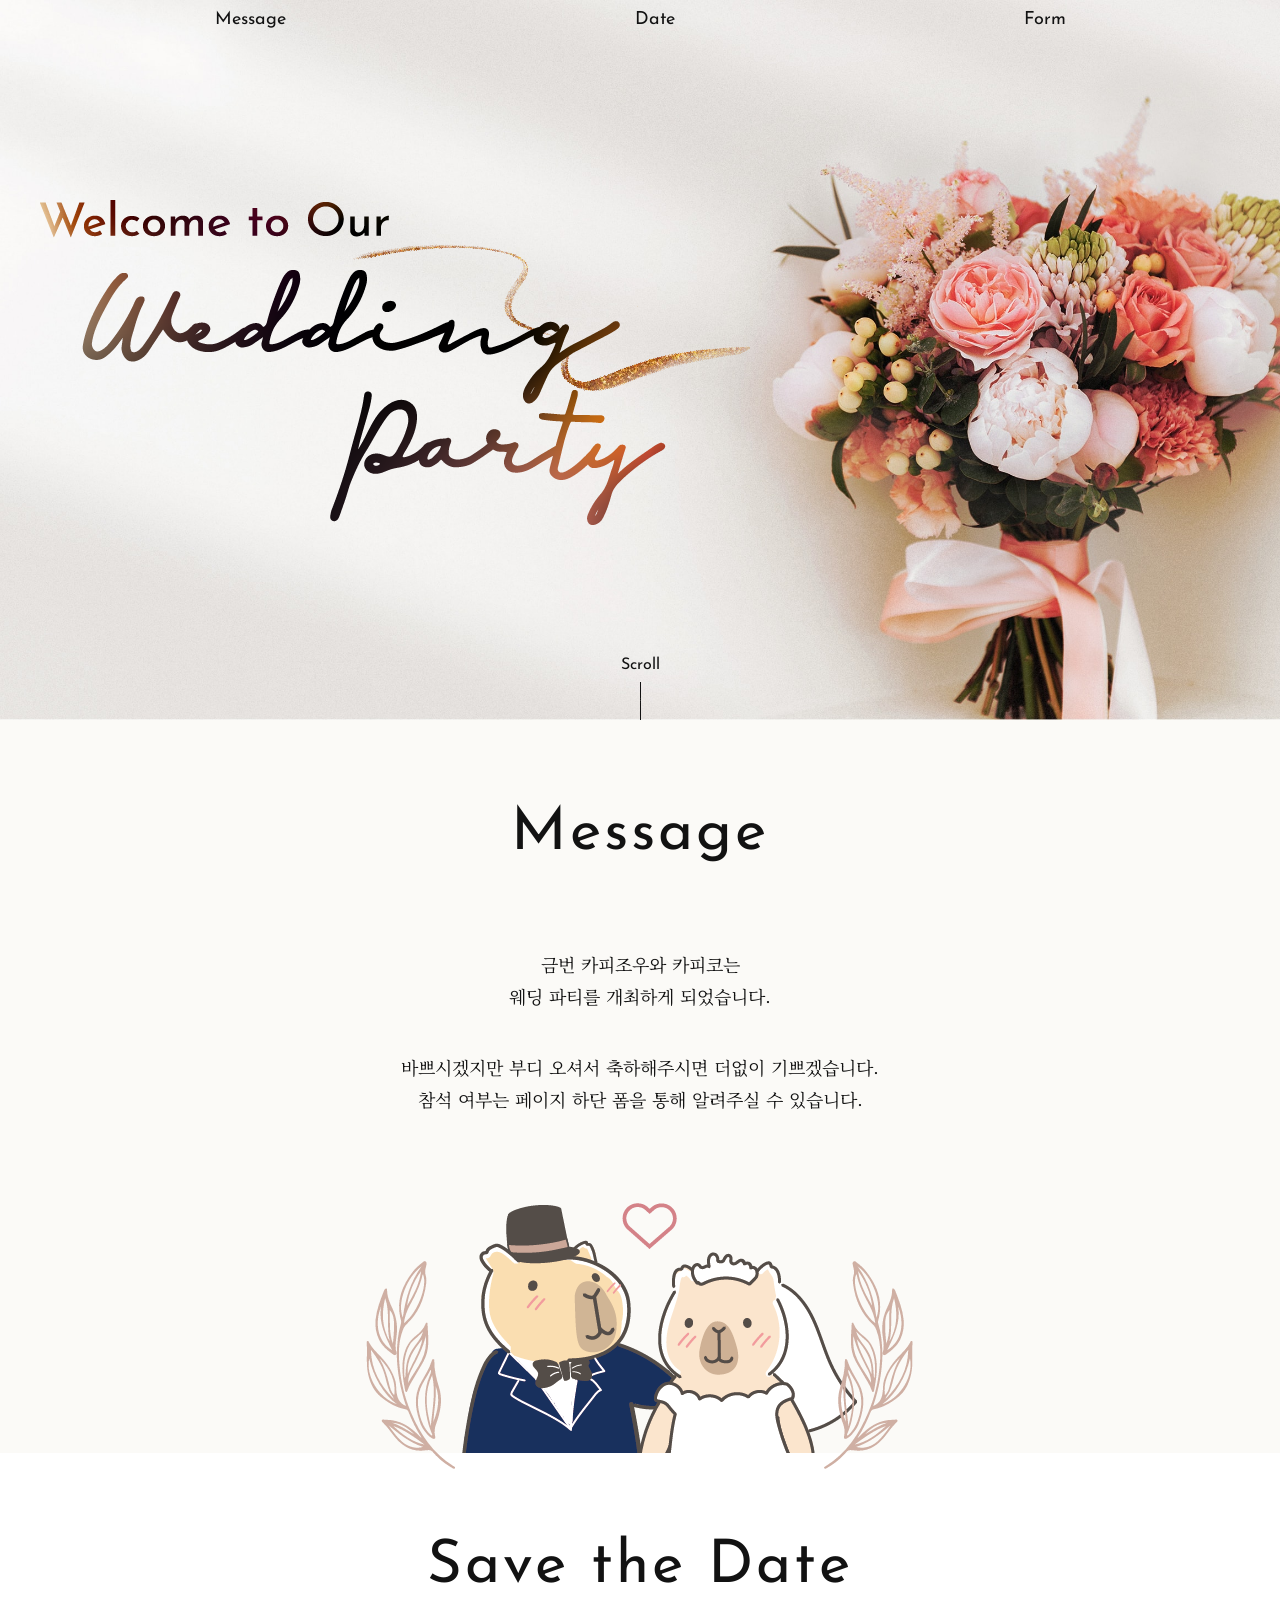
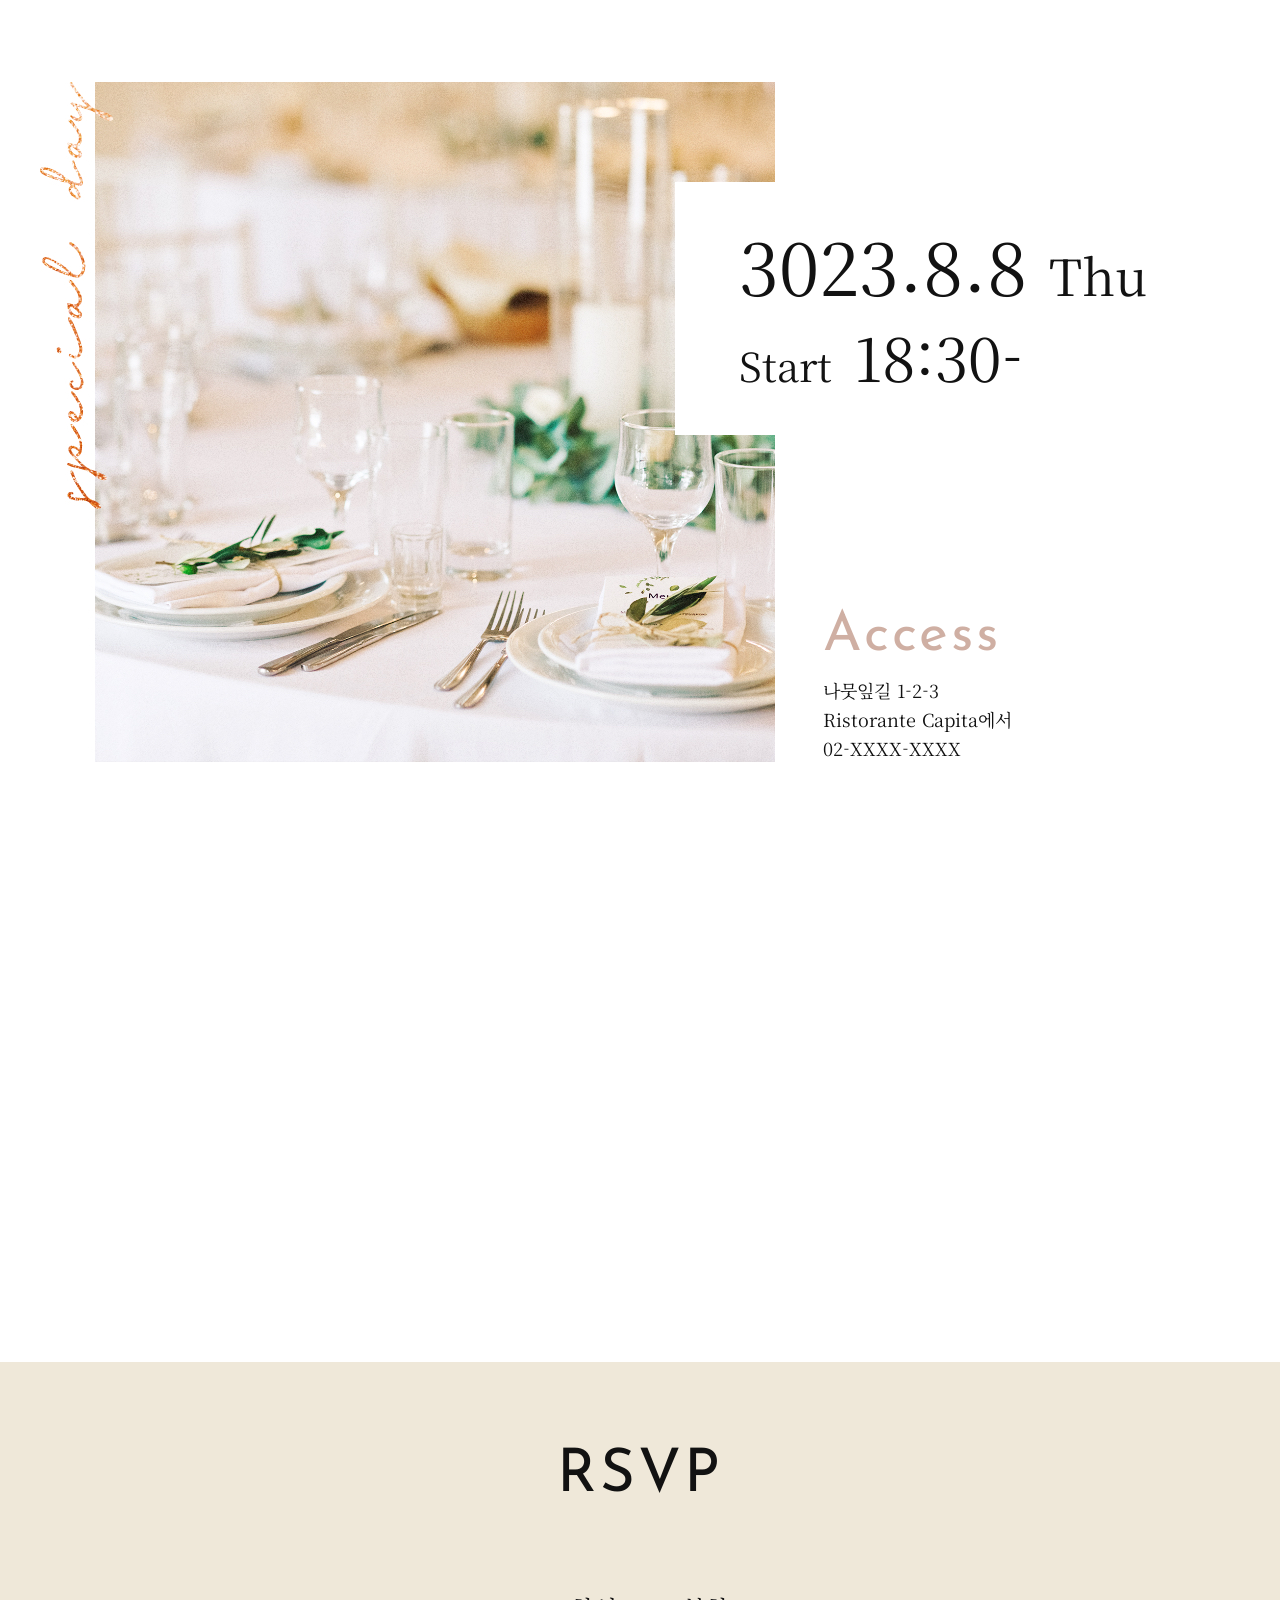
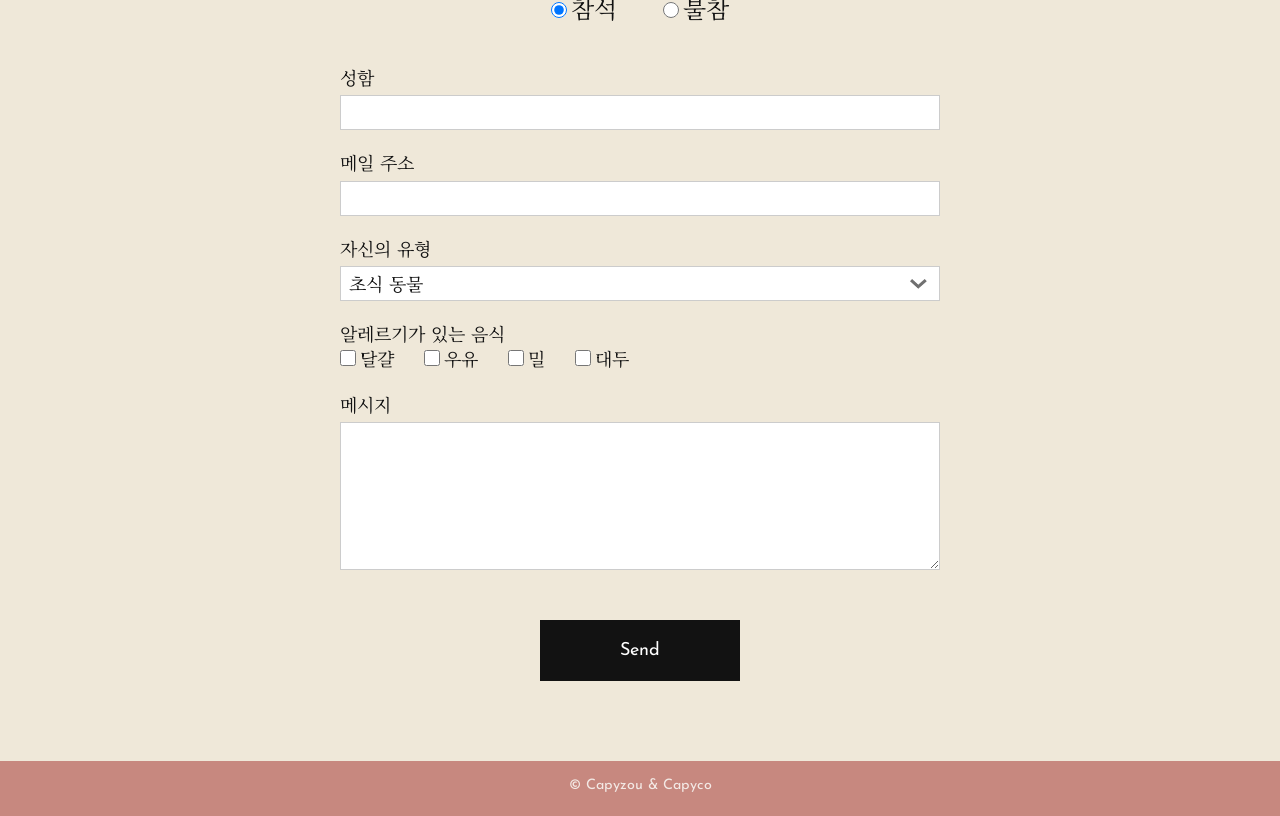
<file: 10장/완성/index.html>
<!DOCTYPE html>
<html lang="ko">
  <head>
    <meta charset="UTF-8">
    <meta name="viewport" content="width=device-width,initial-scale=1">
    <link rel="stylesheet" href="css/reset.css">
    <link rel="preconnect" href="https://fonts.googleapis.com">
    <link rel="preconnect" href="https://fonts.gstatic.com" crossorigin>
    <link href="https://fonts.googleapis.com/css2?family=Josefin+Sans&family=Noto+Serif+KR&display=swap" rel="stylesheet">
    <link rel="stylesheet" href="css/style.css">
    <title>Wedding Party Invitation</title>
  </head>
  <body>
    <header>
      <div class="innerWrap">
        <h1>
          <img 
          src="images/hero_text.png" 
          srcset="images/hero_text.png 1x,images/hero_text@2x.png 2x" 
          alt="Welcome to Our Wedding Party">
        </h1>
        <nav>
          <ul class="ffJosefin">
            <li><a href="#msgArea">Message</a></li>
            <li><a href="#dateArea">Date</a></li>
            <li><a href="#formArea">Form</a></li>
          </ul>
        </nav>
        <p class="scroll ffJosefin">Scroll<br><img src="images/bar.png" alt=""></p>
      </div>
    </header>
    <main>
      <section class="msgSec" id="msgArea">
        <div class="innerWrap">
          <h2 class="ffJosefin">Message</h2>
          <p>
            금번 카피조우와 카피코는<br>
            웨딩 파티를 개최하게 되었습니다.<br>
          </p>
          <p>
            바쁘시겠지만 부디 오셔서 축하해주시면 더없이 기쁘겠습니다.<br>
            참석 여부는 페이지 하단 폼을 통해 알려주실 수 있습니다.<br>
          </p>
          <p class="illust"><img src="images/message_img.png" srcset="images/message_img.png 1x,images/message_img@2x.png 2x" alt="카피조우와 카피코"></p>
        </div>
      </section>
      <section class="dateSec" id="dateArea">
        <div class="innerWrap">
          <h2 class="ffJosefin">Save the Date</h2>
          <div class="layoutWrap">
            <p><img src="images/date_img.jpg" srcset="images/date_img.jpg 1x,images/date_img@2x.jpg 2x"></p>
            <div>
              <p class="dateDetailSec">
                3023.8.8 <span class="word1">Thu</span><br>
                <span class="word2">Start</span> <span class="word3">18:30-</span>
              </p>
              <section class="accessSec">
                <h3 class="ffJosefin">Access</h3>
                <p>
                  나뭇잎길 1-2-3<br>
                  Ristorante Capita에서<br>
                  02-XXXX-XXXX<br>
                </p>
              </section>
            </div>
          </div>
        </div>
      </section>
      <section class="formSec" id="formArea">
        <div class="innerWrap">
          <h2 class="ffJosefin">RSVP</h2>
          <form action="" method="">
            <p class="attendRadio">
              <label><input type="radio" name="attend" value="참석" checked="checked">참석</label>
              <label><input type="radio" name="attend" value="불참">불참</label>
            </p>
            <p>
              성함<input type="text" name="user_name">
            </p>
            <p>
              메일 주소<input type="email" name="user_mail">
            </p>
            <p>
              자신의 유형
              <select name="user_type">
                <option value="초식 동물">초식 동물</option>
                <option value="육식 동물">육식 동물</option>
                <option value="인간">인간</option>
              </select>
            </p>
            <p class="allergyCheck">
              알레르기가 있는 음식<br>
              <label><input type="checkbox" name="allergy" value="달걀">달걀</label>
              <label><input type="checkbox" name="allergy" value="우유">우유</label>
              <label><input type="checkbox" name="allergy" value="밀">밀</label>
              <label><input type="checkbox" name="allergy" value="대두">대두</label>
            </p>
            <p>
              메시지
              <textarea name="message"></textarea>
            </p>
            <p class="submitBtn">
              <input type="submit" value="Send" class="ffJosefin">
            </p>
          </form>
        </div>
      </section>
    </main>
    <footer class="ffJosefin">
      <p><small>© Capyzou & Capyco</small></p>
    </footer>
  </body>
</html>
</file>
<file: test0407/css/style.css>
@charset "UTF-8";

body {
  background-color: pink;
  background-color: #64bdb2;
}
h1 {
  font-size: 18px;
  border: 3px solid #ffffff;
  border-radius: 20px;
  padding: 6px 0;
  margin: 20px auto;
  width: 300px;
  text-align: center;
}

p, ul {
  text-align: center;
  margin-bottom: 20px;

}

img {
  border-radius: 50%;

}

a {
  background-color: #ff9a9e;
  display: block;
  padding: 20px 0;
  border-radius: 4px;
  color: #ffffff;
  font-weight: bolder;
}

ul {
  width: 300px;
  margin: 0 auto;
}

li {
  margin-bottom: 20px;
}
</file>
<file: 06장/완성/css/style.css>
@charset "utf-8";

body {
  background-image: url(../images/bg.png);
  font-size: 16px;
  font-family: 'arial','Apple SD Gothic Neo','NanumGothic',sans-serif;
  color: #333333;
}
header {
  width: 1240px;
  margin: 0 auto 44px;
}
h1 {
  text-align: center;
  padding: 20px 0px 16px;
}
header nav ul {
  display: flex;
  justify-content: center;
  border-top: 2px solid #7c5d48;
  border-bottom: 2px solid #7c5d48;
  background-color: rgba(255,255,255,0.42);
  padding: 12px 0px 10px;
}
header nav ul li {
  margin: 0 20px;
}
header nav ul li a {
  font-size: 22px;
  font-weight: bold;
  color: #7c5d48;
}
header nav ul li a:hover {
  text-decoration: underline double;
}
div {
  width: 1240px;
  margin: 0 auto 50px;
  display: flex;
  justify-content: space-between;
}
main {
  flex-basis: 920px;
  background-color: #ffffff;
  border-radius: 16px;
  padding: 62px 72px 32px 72px;
  box-shadow: 0px 0px 8px rgba(0,0,0,0.16);
}
aside {
  flex-basis: 284px;
}
aside nav {
  border-radius: 16px;
  background-color: #ffffff;
  box-shadow: 0px 0px 8px rgba(0,0,0,0.16);
  padding: 24px 28px;
  margin-bottom: 24px;
}
aside nav h2 {
  margin-bottom: 18px;
  font-size: 22px;
  font-weight: bold;
  color: #7c5d48;
}
aside nav ul {
  font-size: 14px;
}
.categoryNav ul li {
  list-style-type: square;
  color: #7c5d48;
  margin: 0 0 16px 20px;
}
.categoryNav ul li a {
  color: #333333;
}
.recentNav ul li {
  border-bottom: 1px solid #7c5d48;
  padding-bottom: 10px;
  margin-bottom: 22px;
}
.recentNav ul {
  height: 240px;
  overflow: hidden scroll;
}
article h2 {
  font-size: 40px;
  font-weight: 500;
  margin-bottom: 8px;
}
time {
  background-color: #91c777;
  border-radius: 0px 22px 22px 22px;
  font-size: 18px;
  font-weight: bold;
  color: #ffffff;
  padding: 11px 23px 10px 18px;
  display: inline-block;
}
.postdate {
  margin-bottom: 26px;
}
.eyecatch {
  margin-bottom: 26px;
}
article h3 {
  border-bottom: 2px solid #6ab547;
  margin-bottom: 20px;
  font-size: 28px;
  font-weight: 600;
  background-image: url(../images/h2_icon.png);
  background-repeat: no-repeat;
  background-position: left bottom;
  padding: 20px 10px 10px 48px;
}
article section p {
  line-height: 1.6;
  margin-bottom: 24px;
}
article section {
  margin-bottom: 50px;
}
footer {
  background-color: #523f2e;
  color: #ffffff;
  text-align: center;
  padding: 14px 10px 20px;
}
</file>
<file: 06장/작업/css/style.css>
@charset "utf-8";
</file>
<file: 08장/완성/css/style.css>
@charset "utf-8";
body {
  font-family: 'Noto Serif KR', serif;
  font-size: 18px;
  color: #121212;
}
.ffJosefin {
  font-family: 'Josefin Sans',sans-serif;
}
.innerWrap {
  width: 1240px;
  margin: 0 auto;
  padding: 80px 20px 0;
}
main h2 {
  text-align: center;
  font-size: 60px;
  letter-spacing: .05em;
  margin-bottom: 80px;
}
header {
  background: url(../images/hero.jpg) no-repeat right center/cover;
}
header .innerWrap {
  height: 720px;
  position: relative;
}
header h1 {
  padding-top: 120px;
}
header .scroll {
  position: absolute;
  left: 0;
  bottom: 0;
  width: 100%;
  text-align: center;
  font-size: 16px;
}
header .scroll img {
  margin-top: 8px;
}
header nav {
  position: fixed;
  top: 0;
  left: 0;
  width: 100%;
  z-index: 100;
}
header nav ul {
  display: flex;
  justify-content: space-around;
  width: 1240px;
  margin: 0 auto;
  padding: 10px 20px;
}
header nav ul li a:hover {
  text-decoration: underline;
}
.msgSec {
  background-color: #fbfaf7;
}
.msgSec p {
  text-align: center;
  line-height: 1.75;
  margin-bottom: 40px;
}
.msgSec p.illust {
  margin-top: 80px;
  margin-bottom: 0;
  position: relative;
}
.msgSec p.illust::before {
  content: url(../images/deco_left.png);
  position: absolute;
  left: 320px;
  bottom: -30px;
}
.msgSec p.illust::after {
  content: url(../images/deco_right.png);
  position: absolute;
  right: 320px;
  bottom: -30px;
}
.dateSec {
  background-color: #ffffff;
  padding-bottom: 120px;
}
.dateSec .layoutWrap {
  display: flex;
}
.dateSec .layoutWrap > p {
  flex-basis: 735px;
}
.dateSec .layoutWrap > div {
  flex-basis: 465px;
  padding-top: 100px;
}
.dateSec .dateDetailSec {
  font-size: 72px;
  margin: 0 0 170px -100px;
  background-color: #ffffff;
  padding: 40px 64px;
  line-height: 1.2;
}
.word1 {font-size: 50px;}
.word2 {font-size: 40px;}
.word3 {font-size: 60px;}
.accessSec {
  margin-left: 48px;
}
.accessSec h3 {
  color: #cfafa3;
  font-size: 55px;
  letter-spacing: .05em;
  margin-bottom: 8px;
}
.accessSec p {
  line-height: 1.6;
}
.formSec {
  background-color: #efe8d9;
  padding-bottom: 60px;
}
form {
  width: 600px;
  margin: 0 auto;
}
input[type="text"],
input[type="email"],
select,
textarea {
  border: 1px solid #cccccc;
  background-color: #ffffff;
  width: 100%;
  margin-top: 5px;
  padding: 4px 8px;
}
input[type="radio"],
input[type="checkbox"] {
  width: 16px;
  height: 16px;
  vertical-align: baseline;
  margin-right: 4px;
}
.attendRadio {
  text-align: center;
  margin-bottom: 40px;
}
.attendRadio label {
  margin: 0 20px;
  font-size: 24px;
}
.allergyCheck label {
  margin-right: 24px;
}
select {
  background: #ffffff url(../images/arrow.png) no-repeat 98% 50%/17px 10px;
}
textarea {
  height: 148px;
  margin-bottom: 30px;
}
form > p {
  line-height: 1.4;
  margin-bottom: 20px;
}
.submitBtn {
  text-align: center;
}
input[type="submit"] {
  background-color: #121212;
  color: #ffffff;
  padding: 18px 80px;
}
footer {
  background-color: #c7887f;
  color: #f3e9e5;
  padding: 14px 10px 20px;
  text-align: center;
}
.dateSec {
  margin-bottom: 480px;
}
.dateSec::after {
  content: "";
  position: fixed;
  left: 0;
  top: 0;
  width: 100%;
  height: 100%;
  background: url(../images/bg.jpg) no-repeat center/cover;
  z-index: -1;
}
</file>
<file: 08장/작업/css/style.css>
@charset "utf-8";
</file>
<file: 10장/완성/css/style.css>
@charset "utf-8";
body {
  font-family: 'Noto Serif KR', serif;
  font-size: 18px;
  color: #121212;
}
.ffJosefin {
  font-family: 'Josefin Sans',sans-serif;
}
.innerWrap {
  width: 1240px;
  margin: 0 auto;
  padding: 80px 20px 0;
}
main h2 {
  text-align: center;
  font-size: 60px;
  letter-spacing: .05em;
  margin-bottom: 80px;
}
header {
  background: url(../images/hero.jpg) no-repeat right center/cover;
}
header .innerWrap {
  height: 720px;
  position: relative;
}
header h1 {
  padding-top: 120px;
}
header .scroll {
  position: absolute;
  left: 0;
  bottom: 0;
  width: 100%;
  text-align: center;
  font-size: 16px;
}
header .scroll img {
  margin-top: 8px;
}
header nav {
  position: fixed;
  top: 0;
  left: 0;
  width: 100%;
  z-index: 100;
}
header nav ul {
  display: flex;
  justify-content: space-around;
  width: 1240px;
  margin: 0 auto;
  padding: 10px 20px;
}
header nav ul li a:hover {
  text-decoration: underline;
}
.msgSec {
  background-color: #fbfaf7;
}
.msgSec p {
  text-align: center;
  line-height: 1.75;
  margin-bottom: 40px;
}
.msgSec p.illust {
  margin-top: 80px;
  margin-bottom: 0;
  position: relative;
}
.msgSec p.illust::before {
  content: url(../images/deco_left.png);
  position: absolute;
  left: 320px;
  bottom: -30px;
}
.msgSec p.illust::after {
  content: url(../images/deco_right.png);
  position: absolute;
  right: 320px;
  bottom: -30px;
}
.dateSec {
  background-color: #ffffff;
  padding-bottom: 120px;
}
.dateSec .layoutWrap {
  display: flex;
}
.dateSec .layoutWrap > p {
  flex-basis: 735px;
}
.dateSec .layoutWrap > div {
  flex-basis: 465px;
  padding-top: 100px;
}
.dateSec .dateDetailSec {
  font-size: 72px;
  margin: 0 0 170px -100px;
  background-color: #ffffff;
  padding: 40px 64px;
  line-height: 1.2;
}
.word1 {font-size: 50px;}
.word2 {font-size: 40px;}
.word3 {font-size: 60px;}
.accessSec {
  margin-left: 48px;
}
.accessSec h3 {
  color: #cfafa3;
  font-size: 55px;
  letter-spacing: .05em;
  margin-bottom: 8px;
}
.accessSec p {
  line-height: 1.6;
}
.formSec {
  background-color: #efe8d9;
  padding-bottom: 60px;
}
form {
  width: 600px;
  margin: 0 auto;
}
input[type="text"],
input[type="email"],
select,
textarea {
  border: 1px solid #cccccc;
  background-color: #ffffff;
  width: 100%;
  margin-top: 5px;
  padding: 4px 8px;
}
input[type="radio"],
input[type="checkbox"] {
  width: 16px;
  height: 16px;
  vertical-align: baseline;
  margin-right: 4px;
}
.attendRadio {
  text-align: center;
  margin-bottom: 40px;
}
.attendRadio label {
  margin: 0 20px;
  font-size: 24px;
}
.allergyCheck label {
  margin-right: 24px;
}
select {
  background: #ffffff url(../images/arrow.png) no-repeat 98% 50%/17px 10px;
}
textarea {
  height: 148px;
  margin-bottom: 30px;
}
form > p {
  line-height: 1.4;
  margin-bottom: 20px;
}
.submitBtn {
  text-align: center;
}
input[type="submit"] {
  background-color: #121212;
  color: #ffffff;
  padding: 18px 80px;
}
footer {
  background-color: #c7887f;
  color: #f3e9e5;
  padding: 14px 10px 20px;
  text-align: center;
}
.dateSec {
  margin-bottom: 480px;
}
.dateSec::after {
  content: "";
  position: fixed;
  left: 0;
  top: 0;
  width: 100%;
  height: 100%;
  background: url(../images/bg.jpg) no-repeat center/cover;
  z-index: -1;
}
input[type="submit"]:hover {
  background-color: #c7887f;
  margin-left: 20px;
  transition-property: background-color,margin-left;
  transition-duration: 300ms;
  transition-timing-function: ease-in;
  transition-delay: 0ms;
}
@keyframes scrollAnimation {
  0% {
    transform: scaleY(0);
    transform-origin: top;
  }
  50% {
    transform: scaleY(1);
    transform-origin: top;
  }
  50.1% {
    transform: scaleY(1);
    transform-origin: bottom;
  }
  100% {
    transform: scaleY(0);
    transform-origin: bottom;
  }
}
header .scroll img {
  animation-name: scrollAnimation;
  animation-duration: 1.8s;
  animation-timing-function: ease-out;
  animation-iteration-count: infinite;
}
@media screen and (max-width: 640px) {
  .dateSec .layoutWrap {
    display: block;
  }
  .innerWrap,
  header nav ul,
  form {
    width: 100%;
  }
  header h1 img,
  .msgSec p.illust img,
  .dateSec .layoutWrap > p img {
    width: 100%;
  }
  .msgSec p.illust::before {
    left: -16px;
    bottom: -80px;
    transform: scale(0.7);
  }
  .msgSec p.illust::after {
    right: -16px;
    bottom: -80px;
    transform: scale(0.7);
  }
  body {
    font-size: 16px;
  }
  main h2 {
    font-size: 44px;
    margin-bottom: 60px;
  }
  header {
    background: url(../images/hero_sp.jpg) no-repeat right top/cover;
  }
  header .innerWrap {
    height: 90vh;
  }
  header h1 {
    padding-top: 80px;
  }
  .msgSec p {
    text-align: left;
  }
  .dateSec .dateDetailSec {
    font-size: 36px;
    margin: 0 0 0 25%;
    padding: 20px 20px;
  }
  .word1 {font-size: 25px;}
  .word2 {font-size: 20px;}
  .word3 {font-size: 30px;}
  .dateSec .layoutWrap > div {
    padding-top: 0;
    transform: translateY(-50px);
  }
  .accessSec h3 {
    font-size: 44px;
  }
  .accessSec {
    margin: 32px 0 0 32px;
  }
  .dateSec {
    padding-bottom: 40px;
    margin-bottom: 250px;
  }
}
</file>
